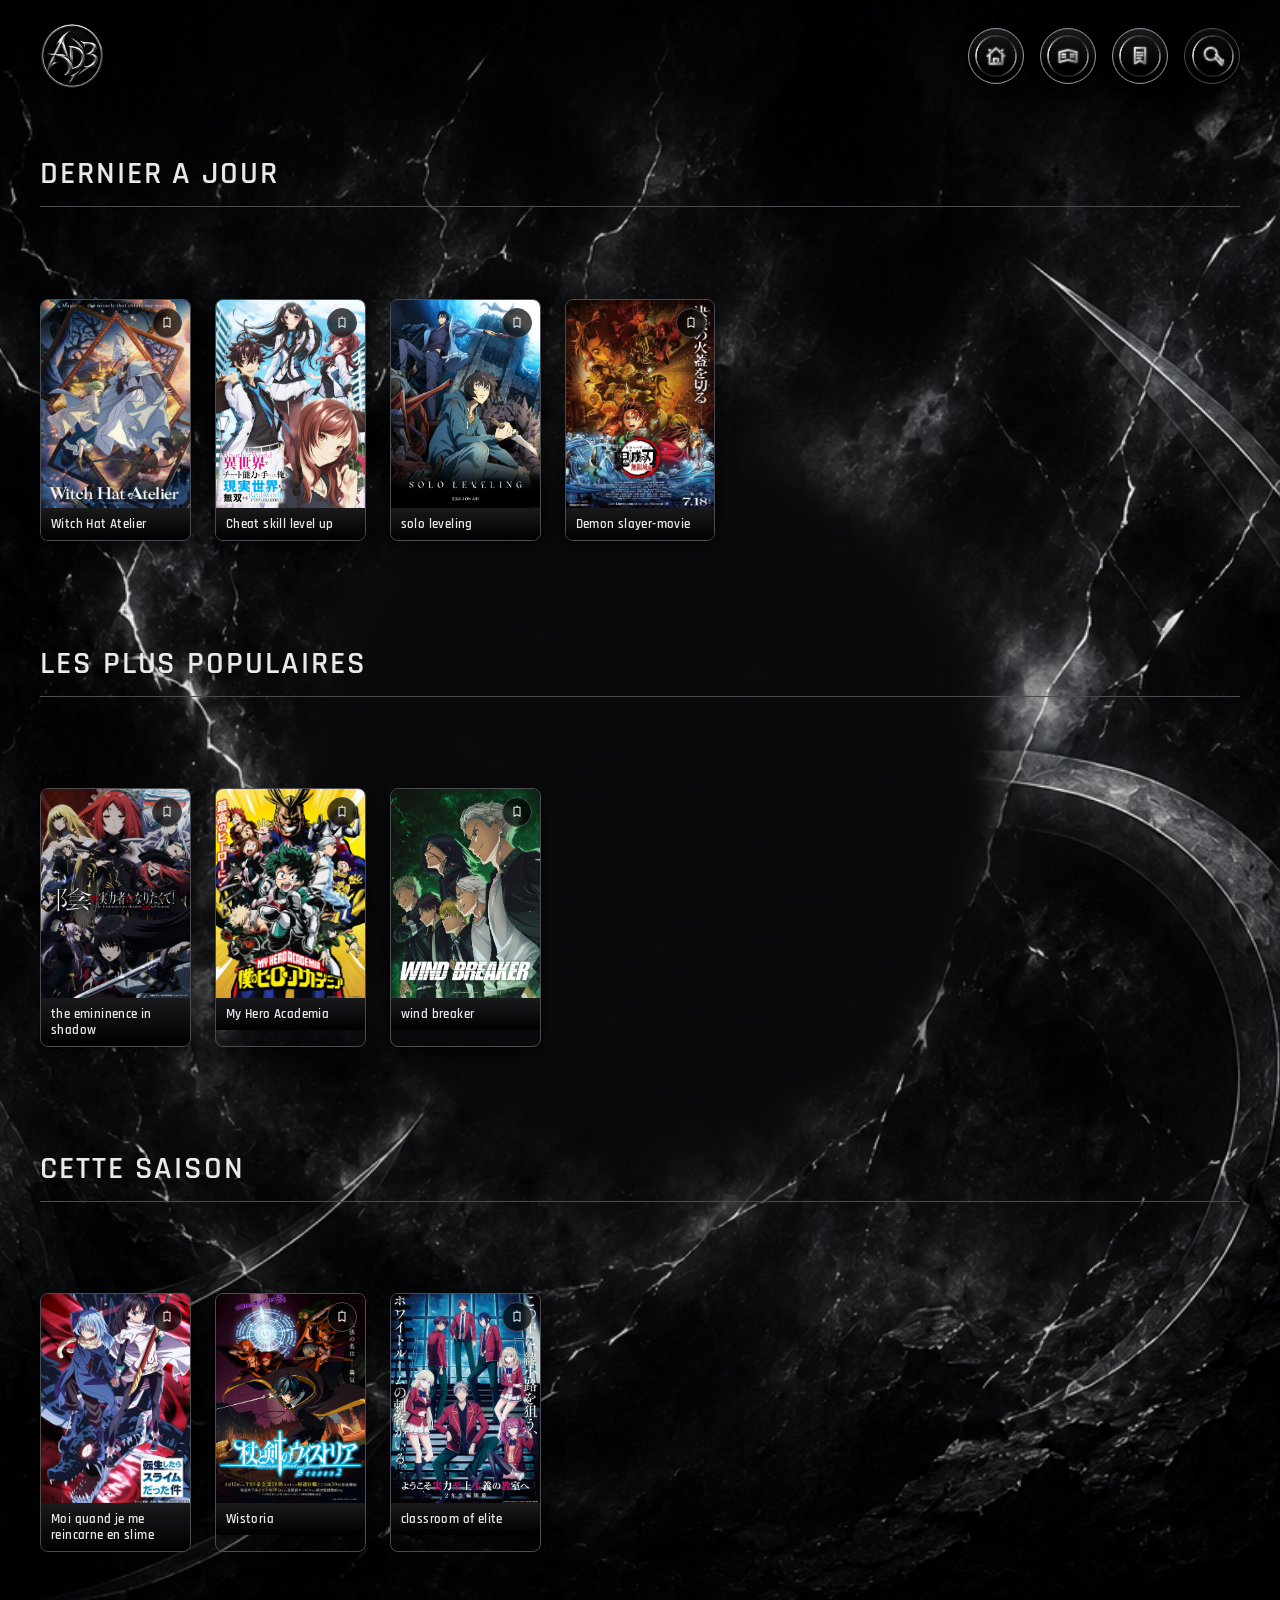
<file: index.html>
<!doctype html>
<html lang="en">
<head>
    <meta charset="utf-8">
    <title>Adbland</title>
    <link rel="stylesheet" href="style.css">
</head>

<body>
    <header class="site-header">
        <div class="logo">
            <img src="logo-ADB-cropped.png" alt="logo ADB">
        </div>

        <div class="site-header-right">
            <!-- ACCUEIL : pointe vers ta page d'accueil. Si ta home n'est pas index.html, change le href ici -->
            <a href="index.html" class="adb-icon-btn" aria-label="Accueil">
                <span class="adb-icon-ring" aria-hidden="true"></span>
                <span class="adb-icon-glyph adb-home" aria-hidden="true">
                    <svg viewBox="0 0 28 28">
                        <defs>
                            <linearGradient id="adbChromeStrokeHome" x1="0%" y1="0%" x2="100%" y2="100%">
                                <stop offset="0%" stop-color="#f2f2f4"/>
                                <stop offset="45%" stop-color="#9a9aa0"/>
                                <stop offset="55%" stop-color="#cfcfd2"/>
                                <stop offset="100%" stop-color="#6b6b70"/>
                            </linearGradient>
                        </defs>
                        <!-- toit pointu, écho au pic de la lettre A du logo -->
                        <path class="adb-stroke" d="M4 14 L14 5 L24 14"/>
                        <path class="adb-stroke" d="M14 5 L14 1.6" stroke-width="1.4"/>
                        <!-- petites épines d'accent sur le toit -->
                        <path class="adb-stroke" d="M19.3 9.3 L21.8 6.8 M8.7 9.3 L6.2 6.8" stroke-width="1.4"/>
                        <!-- murs -->
                        <path class="adb-stroke" d="M6.5 13 V23 H21.5 V13"/>
                        <!-- porte -->
                        <path class="adb-stroke" d="M11.5 23 V17 H16.5 V23"/>
                    </svg>
                </span>
            </a>

            <!-- CATALOGUE : pointe vers catalogue.html, même onglet (pas de target="_blank") -->
            <a href="catalogue.html" class="adb-icon-btn" aria-label="catalogue">
                <span class="adb-icon-ring" aria-hidden="true"></span>
                <span class="adb-icon-glyph adb-catalogue" aria-hidden="true">
                    <svg viewBox="0 0 28 28">
                        <defs>
                            <linearGradient id="adbChromeStrokeCatalogue" x1="0%" y1="0%" x2="100%" y2="100%">
                                <stop offset="0%" stop-color="#f2f2f4"/>
                                <stop offset="45%" stop-color="#9a9aa0"/>
                                <stop offset="55%" stop-color="#cfcfd2"/>
                                <stop offset="100%" stop-color="#6b6b70"/>
                            </linearGradient>
                        </defs>
                        <!-- livre ouvert, couverture en pointe comme le toit/A -->
                        <path class="adb-stroke" d="M14 7 L4 9.5 V21 L14 18.5 L24 21 V9.5 L14 7 Z"/>
                        <path class="adb-stroke" d="M14 7 V18.5"/>
                        <!-- épine d'accent sur la reliure -->
                        <path class="adb-stroke" d="M14 7 L14 3.6" stroke-width="1.4"/>
                        <path class="adb-stroke" d="M11 12.2 H7.3 M11 15.3 H7.3 M20.7 12.2 H17 M20.7 15.3 H17" stroke-width="1.4"/>
                    </svg>
                </span>
            </a>

            <!-- MA LISTE : pointe vers liste.html -->
            <a href="liste.html" class="adb-icon-btn" aria-label="Ma liste">
                <span class="adb-icon-ring" aria-hidden="true"></span>
                <span class="adb-icon-glyph adb-liste" aria-hidden="true">
                    <svg viewBox="0 0 28 28">
                        <defs>
                            <linearGradient id="adbChromeStrokeListe" x1="0%" y1="0%" x2="100%" y2="100%">
                                <stop offset="0%" stop-color="#f2f2f4"/>
                                <stop offset="45%" stop-color="#9a9aa0"/>
                                <stop offset="55%" stop-color="#cfcfd2"/>
                                <stop offset="100%" stop-color="#6b6b70"/>
                            </linearGradient>
                        </defs>
                        <!-- parchemin/liste avec pointe en haut, écho au pic du logo -->
                        <path class="adb-stroke" d="M8 4.5 H20 V22.5 L14 19.5 L8 22.5 Z"/>
                        <path class="adb-stroke" d="M14 4.5 L14 1.6" stroke-width="1.4"/>
                        <!-- lignes de la liste -->
                        <path class="adb-stroke" d="M10.8 10 H17.2 M10.8 13.3 H17.2 M10.8 16.6 H15" stroke-width="1.4"/>
                    </svg>
                </span>
            </a>

            <form class="adb-search" id="adbSearch" role="search">
                <button type="button" class="adb-search-btn" id="adbToggle" aria-label="Ouvrir la recherche" aria-expanded="false">
                    <span class="adb-icon-ring" aria-hidden="true"></span>
                    <span class="adb-glass" aria-hidden="true">
                        <svg viewBox="0 0 28 28">
                            <defs>
                                <linearGradient id="adbChromeStroke" x1="0%" y1="0%" x2="100%" y2="100%">
                                    <stop offset="0%" stop-color="#f2f2f4"/>
                                    <stop offset="45%" stop-color="#9a9aa0"/>
                                    <stop offset="55%" stop-color="#cfcfd2"/>
                                    <stop offset="100%" stop-color="#6b6b70"/>
                                </linearGradient>
                            </defs>
                            <!-- lentille -->
                            <circle class="adb-stroke" cx="11.5" cy="11.5" r="7.2"/>
                            <!-- poignée en forme de griffe, écho aux pointes du logo -->
                            <path class="adb-stroke" d="M16.7 16.7
                                                     C 18.6 18.6, 20.4 20.3, 22.2 22.1
                                                     C 23.1 23, 24.4 23.4, 25.3 22.6
                                                     C 26.1 21.8, 25.8 20.5, 24.9 19.6
                                                     C 23.1 17.8, 19.6 14.3, 17.5 12.3"/>
                            <!-- petite épine d'accent -->
                            <path class="adb-stroke" d="M21.6 21.6 L24.6 24.6 M23.4 19.8 L25.9 19.0" stroke-width="1.4"/>
                        </svg>
                    </span>
                </button>

                <input
                    class="adb-search-input"
                    id="adbInput"
                    type="text"
                    name="q"
                    placeholder="Rechercher…"
                    autocomplete="off"
                />
            </form>
        </div>
    </header>

    <!-- VIGNETTE : juste l'image, cliquable vers la fiche complète -->
  <main  class="catalogue-content">
        <h1 >dernier a jour</h1>
    
    </main>
    
    <section class="poster-grid">
    <a href="witch-hat-atelier.html" class="poster-card theme-aventure theme-fantaisie"><button type="button" class="poster-card-addlist" data-title="Witch Hat Atelier" data-poster="wicht.jpg" data-href="witch-hat-atelier.html" aria-label="Ajouter à la liste"><svg viewBox="0 0 28 28" class="poster-card-addlist-icon"><path d="M8 4.5 H20 V22.5 L14 19.5 L8 22.5 Z"/><path d="M14 4.5 L14 1.6" stroke-width="1.4"/></svg></button>
        <img src="wicht.jpg" alt="Witch Hat Atelier">
        <span class="poster-card-title">Witch Hat Atelier</span>
    </a>

    <a href="Cheat-skill-level-up.html" class="poster-card theme-isekai theme-action"><button type="button" class="poster-card-addlist" data-title="Cheat skill level up" data-poster="isekai.jpg" data-href="Cheat-skill-level-up.html" aria-label="Ajouter à la liste"><svg viewBox="0 0 28 28" class="poster-card-addlist-icon"><path d="M8 4.5 H20 V22.5 L14 19.5 L8 22.5 Z"/><path d="M14 4.5 L14 1.6" stroke-width="1.4"/></svg></button>
        <img src="isekai.jpg" alt="Cheat skill level up">
        <span class="poster-card-title">Cheat skill level up</span>
    </a>
        <a href="solo%20leveling.html" class="poster-card theme-action theme-fantaisie"><button type="button" class="poster-card-addlist" data-title="solo leveling" data-poster="sl.jpg" data-href="solo%20leveling.html" aria-label="Ajouter à la liste"><svg viewBox="0 0 28 28" class="poster-card-addlist-icon"><path d="M8 4.5 H20 V22.5 L14 19.5 L8 22.5 Z"/><path d="M14 4.5 L14 1.6" stroke-width="1.4"/></svg></button> <img src="sl.jpg" alt="solo-leveling"> 
            <span class="poster-card-title">solo leveling</span>
        </a>
        <a href="Demon%20slayer%20movie.html" class="poster-card theme-action theme-aventure"><button type="button" class="poster-card-addlist" data-title="Demon slayer-movie" data-poster="demon.jpg" data-href="Demon%20slayer%20movie.html" aria-label="Ajouter à la liste"><svg viewBox="0 0 28 28" class="poster-card-addlist-icon"><path d="M8 4.5 H20 V22.5 L14 19.5 L8 22.5 Z"/><path d="M14 4.5 L14 1.6" stroke-width="1.4"/></svg></button> <img src="demon.jpg" alt=""> <span class="poster-card-title"> Demon slayer-movie</span></a>
        
       
</section>
   
    <main class="catalogue-content">
        <h1>Les plus populaires</h1>
        
    </main>
    
    <section class="poster-grid">
        
        <a href="the%20eminence%20shadow.html" class="poster-card theme-isekai theme-comedie"><button type="button" class="poster-card-addlist" data-title="the emininence in shadow" data-poster="shadow.jpg" data-href="the%20eminence%20shadow.html" aria-label="Ajouter à la liste"><svg viewBox="0 0 28 28" class="poster-card-addlist-icon"><path d="M8 4.5 H20 V22.5 L14 19.5 L8 22.5 Z"/><path d="M14 4.5 L14 1.6" stroke-width="1.4"/></svg></button> <img src="shadow.jpg" alt="the eminence in shadow"> 
            <span class="poster-card-title">the emininence in shadow</span>
        </a>
        
        <a href="my%20hero%20academia.html" class="poster-card theme-action theme-shonen"><button type="button" class="poster-card-addlist" data-title="My Hero Academia" data-poster="mha.jpg" data-href="my%20hero%20academia.html" aria-label="Ajouter à la liste"><svg viewBox="0 0 28 28" class="poster-card-addlist-icon"><path d="M8 4.5 H20 V22.5 L14 19.5 L8 22.5 Z"/><path d="M14 4.5 L14 1.6" stroke-width="1.4"/></svg></button> <img src="mha.jpg" alt="my hero academia">
         <span class="poster-card-title">My Hero Academia</span>
        </a>
        <a href="wind%20breaker.html" class="poster-card theme-action theme-shonen"><button type="button" class="poster-card-addlist" data-title="wind breaker" data-poster="wind.jpg" data-href="wind%20breaker.html" aria-label="Ajouter à la liste"><svg viewBox="0 0 28 28" class="poster-card-addlist-icon"><path d="M8 4.5 H20 V22.5 L14 19.5 L8 22.5 Z"/><path d="M14 4.5 L14 1.6" stroke-width="1.4"/></svg></button> <img src="wind.jpg" alt=""> <span class="poster-card-title"> wind breaker</span></a>
        
    
    </section>
    
    <main class="catalogue-content">
    <h1>Cette saison</h1>
    
    </main>
    
    <section class="poster-grid">
        <a href="MQJMS.html" class="poster-card theme-isekai theme-fantaisie"><button type="button" class="poster-card-addlist" data-title="Moi quand je me reincarne en slime" data-poster="mqrs.jpg" data-href="MQJMS.html" aria-label="Ajouter à la liste"><svg viewBox="0 0 28 28" class="poster-card-addlist-icon"><path d="M8 4.5 H20 V22.5 L14 19.5 L8 22.5 Z"/><path d="M14 4.5 L14 1.6" stroke-width="1.4"/></svg></button> <img src="mqrs.jpg" alt=""> <span class="poster-card-title">Moi quand je me reincarne en slime
            </span></a>
        <a href="Wistoria.html" class="poster-card theme-isekai theme-aventure"><button type="button" class="poster-card-addlist" data-title="Wistoria" data-poster="wistoria.jpg" data-href="Wistoria.html" aria-label="Ajouter à la liste"><svg viewBox="0 0 28 28" class="poster-card-addlist-icon"><path d="M8 4.5 H20 V22.5 L14 19.5 L8 22.5 Z"/><path d="M14 4.5 L14 1.6" stroke-width="1.4"/></svg></button> <img src="wistoria.jpg" alt=""><span class="poster-card-title"> Wistoria</span></a>
        <a href="classroom%20of%20elite.html" class="poster-card theme-drame theme-shonen"><button type="button" class="poster-card-addlist" data-title="classroom of elite" data-poster="classroom.jpg" data-href="classroom%20of%20elite.html" aria-label="Ajouter à la liste"><svg viewBox="0 0 28 28" class="poster-card-addlist-icon"><path d="M8 4.5 H20 V22.5 L14 19.5 L8 22.5 Z"/><path d="M14 4.5 L14 1.6" stroke-width="1.4"/></svg></button> <img src="classroom.jpg" alt=""> <span class="poster-card-title">classroom of elite</span></a>
        
    
    </section>

    <script src="adb-catalog.js"></script>
    <script src="adb-search.js"></script>
    <script src="adb-list.js"></script>
</body>
</html>
</file>
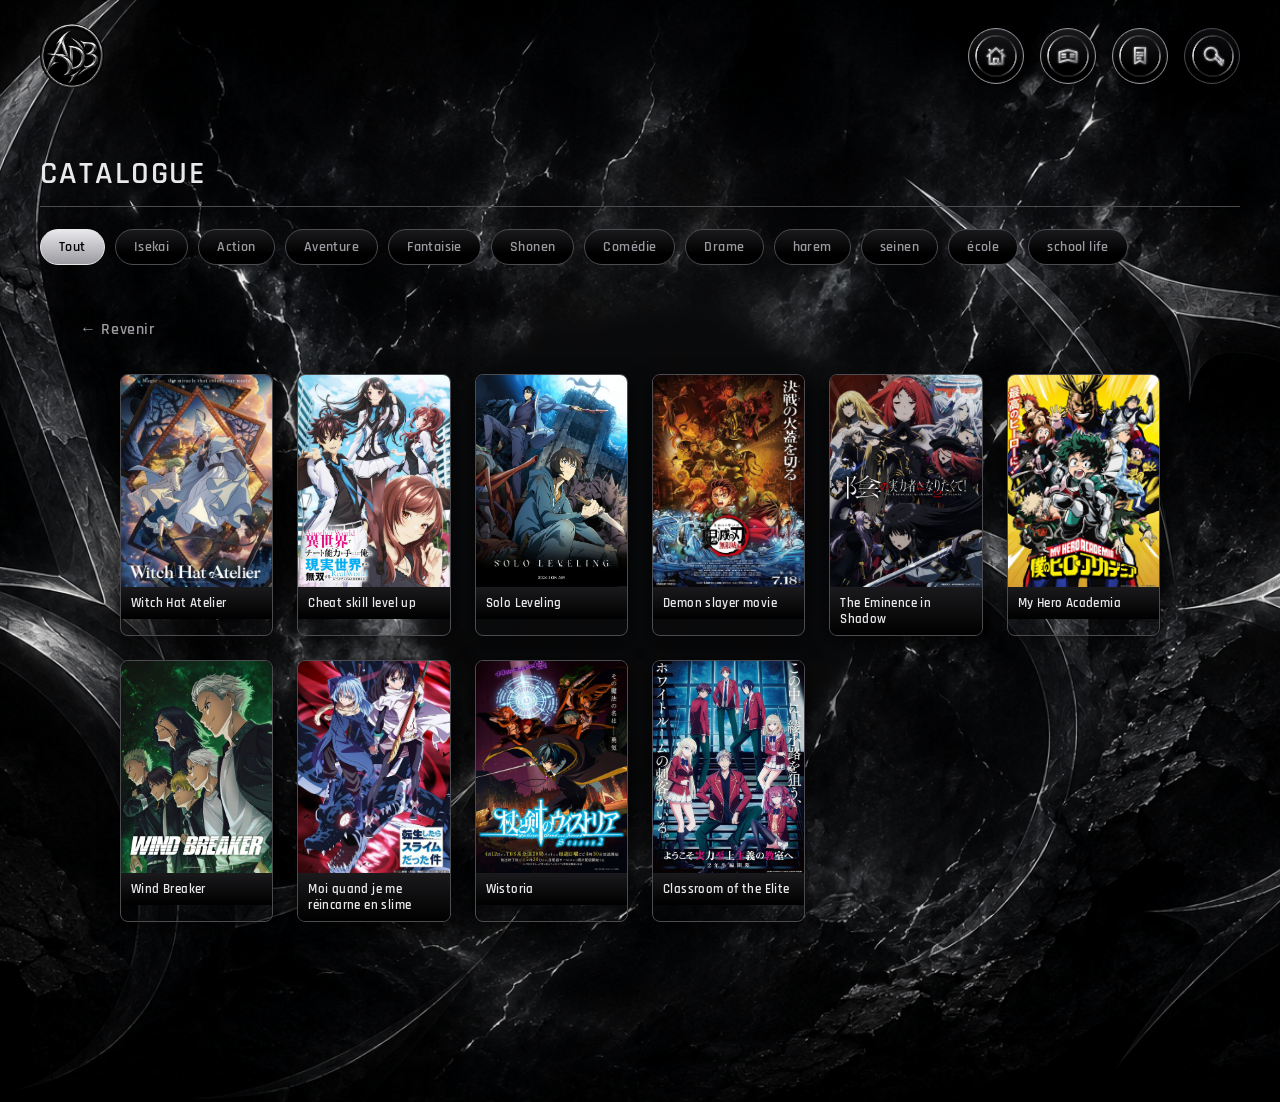
<file: catalogue.html>
<!doctype html>
<html lang="en">
<head>
    <meta charset="utf-8">
    <title>Adbland — Catalogue</title>
    <link rel="stylesheet" href="style.css">
</head>

<body>
    <header class="site-header">
        <div class="logo">
            <img src="logo-ADB-cropped.png" alt="logo ADB">
        </div>

        <div class="site-header-right">
            <a href="index.html" class="adb-icon-btn" aria-label="Accueil">
                <span class="adb-icon-ring" aria-hidden="true"></span>
                <span class="adb-icon-glyph adb-home" aria-hidden="true">
                    <svg viewBox="0 0 28 28">
                        <defs>
                            <linearGradient id="adbChromeStrokeHome" x1="0%" y1="0%" x2="100%" y2="100%">
                                <stop offset="0%" stop-color="#f2f2f4"/>
                                <stop offset="45%" stop-color="#9a9aa0"/>
                                <stop offset="55%" stop-color="#cfcfd2"/>
                                <stop offset="100%" stop-color="#6b6b70"/>
                            </linearGradient>
                        </defs>
                        <path class="adb-stroke" d="M4 14 L14 5 L24 14"/>
                        <path class="adb-stroke" d="M14 5 L14 1.6" stroke-width="1.4"/>
                        <path class="adb-stroke" d="M19.3 9.3 L21.8 6.8 M8.7 9.3 L6.2 6.8" stroke-width="1.4"/>
                        <path class="adb-stroke" d="M6.5 13 V23 H21.5 V13"/>
                        <path class="adb-stroke" d="M11.5 23 V17 H16.5 V23"/>
                    </svg>
                </span>
            </a>

            <a href="catalogue.html" class="adb-icon-btn" aria-label="Catalogue">
                <span class="adb-icon-ring" aria-hidden="true"></span>
                <span class="adb-icon-glyph adb-catalogue" aria-hidden="true">
                    <svg viewBox="0 0 28 28">
                        <defs>
                            <linearGradient id="adbChromeStrokeCatalogue" x1="0%" y1="0%" x2="100%" y2="100%">
                                <stop offset="0%" stop-color="#f2f2f4"/>
                                <stop offset="45%" stop-color="#9a9aa0"/>
                                <stop offset="55%" stop-color="#cfcfd2"/>
                                <stop offset="100%" stop-color="#6b6b70"/>
                            </linearGradient>
                        </defs>
                        <path class="adb-stroke" d="M14 7 L4 9.5 V21 L14 18.5 L24 21 V9.5 L14 7 Z"/>
                        <path class="adb-stroke" d="M14 7 V18.5"/>
                        <path class="adb-stroke" d="M14 7 L14 3.6" stroke-width="1.4"/>
                        <path class="adb-stroke" d="M11 12.2 H7.3 M11 15.3 H7.3 M20.7 12.2 H17 M20.7 15.3 H17" stroke-width="1.4"/>
                    </svg>
                </span>
            </a>

            <a href="liste.html" class="adb-icon-btn" aria-label="Ma liste">
                <span class="adb-icon-ring" aria-hidden="true"></span>
                <span class="adb-icon-glyph adb-liste" aria-hidden="true">
                    <svg viewBox="0 0 28 28">
                        <defs>
                            <linearGradient id="adbChromeStrokeListe" x1="0%" y1="0%" x2="100%" y2="100%">
                                <stop offset="0%" stop-color="#f2f2f4"/>
                                <stop offset="45%" stop-color="#9a9aa0"/>
                                <stop offset="55%" stop-color="#cfcfd2"/>
                                <stop offset="100%" stop-color="#6b6b70"/>
                            </linearGradient>
                        </defs>
                        <path class="adb-stroke" d="M8 4.5 H20 V22.5 L14 19.5 L8 22.5 Z"/>
                        <path class="adb-stroke" d="M14 4.5 L14 1.6" stroke-width="1.4"/>
                        <path class="adb-stroke" d="M10.8 10 H17.2 M10.8 13.3 H17.2 M10.8 16.6 H15" stroke-width="1.4"/>
                    </svg>
                </span>
            </a>

            <form class="adb-search" id="adbSearch" role="search">
                <button type="button" class="adb-search-btn" id="adbToggle" aria-label="Ouvrir la recherche" aria-expanded="false">
                    <span class="adb-icon-ring" aria-hidden="true"></span>
                    <span class="adb-glass" aria-hidden="true">
                        <svg viewBox="0 0 28 28">
                            <defs>
                                <linearGradient id="adbChromeStroke" x1="0%" y1="0%" x2="100%" y2="100%">
                                    <stop offset="0%" stop-color="#f2f2f4"/>
                                    <stop offset="45%" stop-color="#9a9aa0"/>
                                    <stop offset="55%" stop-color="#cfcfd2"/>
                                    <stop offset="100%" stop-color="#6b6b70"/>
                                </linearGradient>
                            </defs>
                            <circle class="adb-stroke" cx="11.5" cy="11.5" r="7.2"/>
                            <path class="adb-stroke" d="M16.7 16.7
                                                     C 18.6 18.6, 20.4 20.3, 22.2 22.1
                                                     C 23.1 23, 24.4 23.4, 25.3 22.6
                                                     C 26.1 21.8, 25.8 20.5, 24.9 19.6
                                                     C 23.1 17.8, 19.6 14.3, 17.5 12.3"/>
                            <path class="adb-stroke" d="M21.6 21.6 L24.6 24.6 M23.4 19.8 L25.9 19.0" stroke-width="1.4"/>
                        </svg>
                    </span>
                </button>

                <input
                    class="adb-search-input"
                    id="adbInput"
                    type="text"
                    name="q"
                    placeholder="Rechercher…"
                    autocomplete="off"
                />
            </form>
        </div>
    </header>

    <main class="catalogue-content">
        <h1>Catalogue</h1>

        <div class="theme-filters">
            <button class="theme-filter is-active" data-theme="tout">Tout</button>
            <button class="theme-filter" data-theme="isekai">Isekai</button>
            <button class="theme-filter" data-theme="action">Action</button>
            <button class="theme-filter" data-theme="aventure">Aventure</button>
            <button class="theme-filter" data-theme="fantaisie">Fantaisie</button>
            <button class="theme-filter" data-theme="shonen">Shonen</button>
            <button class="theme-filter" data-theme="comedie">Comédie</button>
            <button class="theme-filter" data-theme="drame">Drame</button>
            <button class="theme-filter" data-theme="harem">harem</button>
            <button class="theme-filter" data-theme="seinen">seinen</button>
            <button class="theme-filter" data-theme="école">école</button>
            <button class="theme-filter" data-theme="school life">school life</button>
        </div>

        <main class="detail-page">
            <a href="index.html" class="back-link">&larr; Revenir</a>
            
            <section class="poster-grid">
            <a href="witch-hat-atelier.html" class="poster-card theme-aventure theme-fantaisie">
                <img src="wicht.jpg" alt="Witch Hat Atelier">
                <span class="poster-card-title">Witch Hat Atelier</span>
            </a>

            <a href="Cheat-skill-level-up.html" class="poster-card theme-isekai theme-action">
                <img src="isekai.jpg" alt="Cheat skill level up">
                <span class="poster-card-title">Cheat skill level up</span>
            </a>

            <a href="solo%20leveling.html" class="poster-card theme-action theme-fantaisie">
                <img src="sl.jpg" alt="Solo Leveling">
                <span class="poster-card-title">Solo Leveling</span>
            </a>

            <a href="Demon%20slayer%20movie.html" class="poster-card theme-action theme-aventure">
                <img src="demon.jpg" alt="Demon Slayer movie">
                <span class="poster-card-title">Demon slayer movie</span>
            </a>

            <a href="the%20eminence%20shadow.html" class="poster-card theme-isekai theme-comedie theme-harem">
                <img src="shadow.jpg" alt="The Eminence in Shadow">
                <span class="poster-card-title">The Eminence in Shadow</span>
            </a>

            <a href="my%20hero%20academia.html" class="poster-card theme-action theme-shonen theme-école theme-drame">
                <img src="mha.jpg" alt="My Hero Academia">
                <span class="poster-card-title">My Hero Academia</span>
            </a>

            <a href="wind%20breaker.html" class="poster-card theme-action theme-Action theme-école">
                <img src="wind.jpg" alt="Wind Breaker">
                <span class="poster-card-title">Wind Breaker</span>
            </a>

            <a href="MQJMS.html" class="poster-card theme-isekai theme-fantaisie theme-Aventure theme-Comedie theme-Drame theme-seinen">
                <img src="mqrs.jpg" alt="Moi quand je me réincarne en slime">
                <span class="poster-card-title">Moi quand je me réincarne en slime</span>
            </a>

            <a href="Wistoria.html" class="poster-card theme-école theme-Action theme-Comedie them-drame theme-fantaisie">
                <img src="wistoria.jpg" alt="Wistoria">
                <span class="poster-card-title">Wistoria</span>
            </a>

            <a href="classroom%20of%20elite.html" class="poster-card theme-drame theme-schoollife theme-école">
                <img src="classroom.jpg" alt="Classroom of the Elite">
                <span class="poster-card-title">Classroom of the Elite</span>
            </a>
        </section>
    </main>
  <script src="adb-catalog.js"></script>
    <script src="adb-search.js"></script>
    <script src="adb-filter.js"></script>
          <script src="adb-list.js"></script>
      </main>
</body>
</html>
</file>
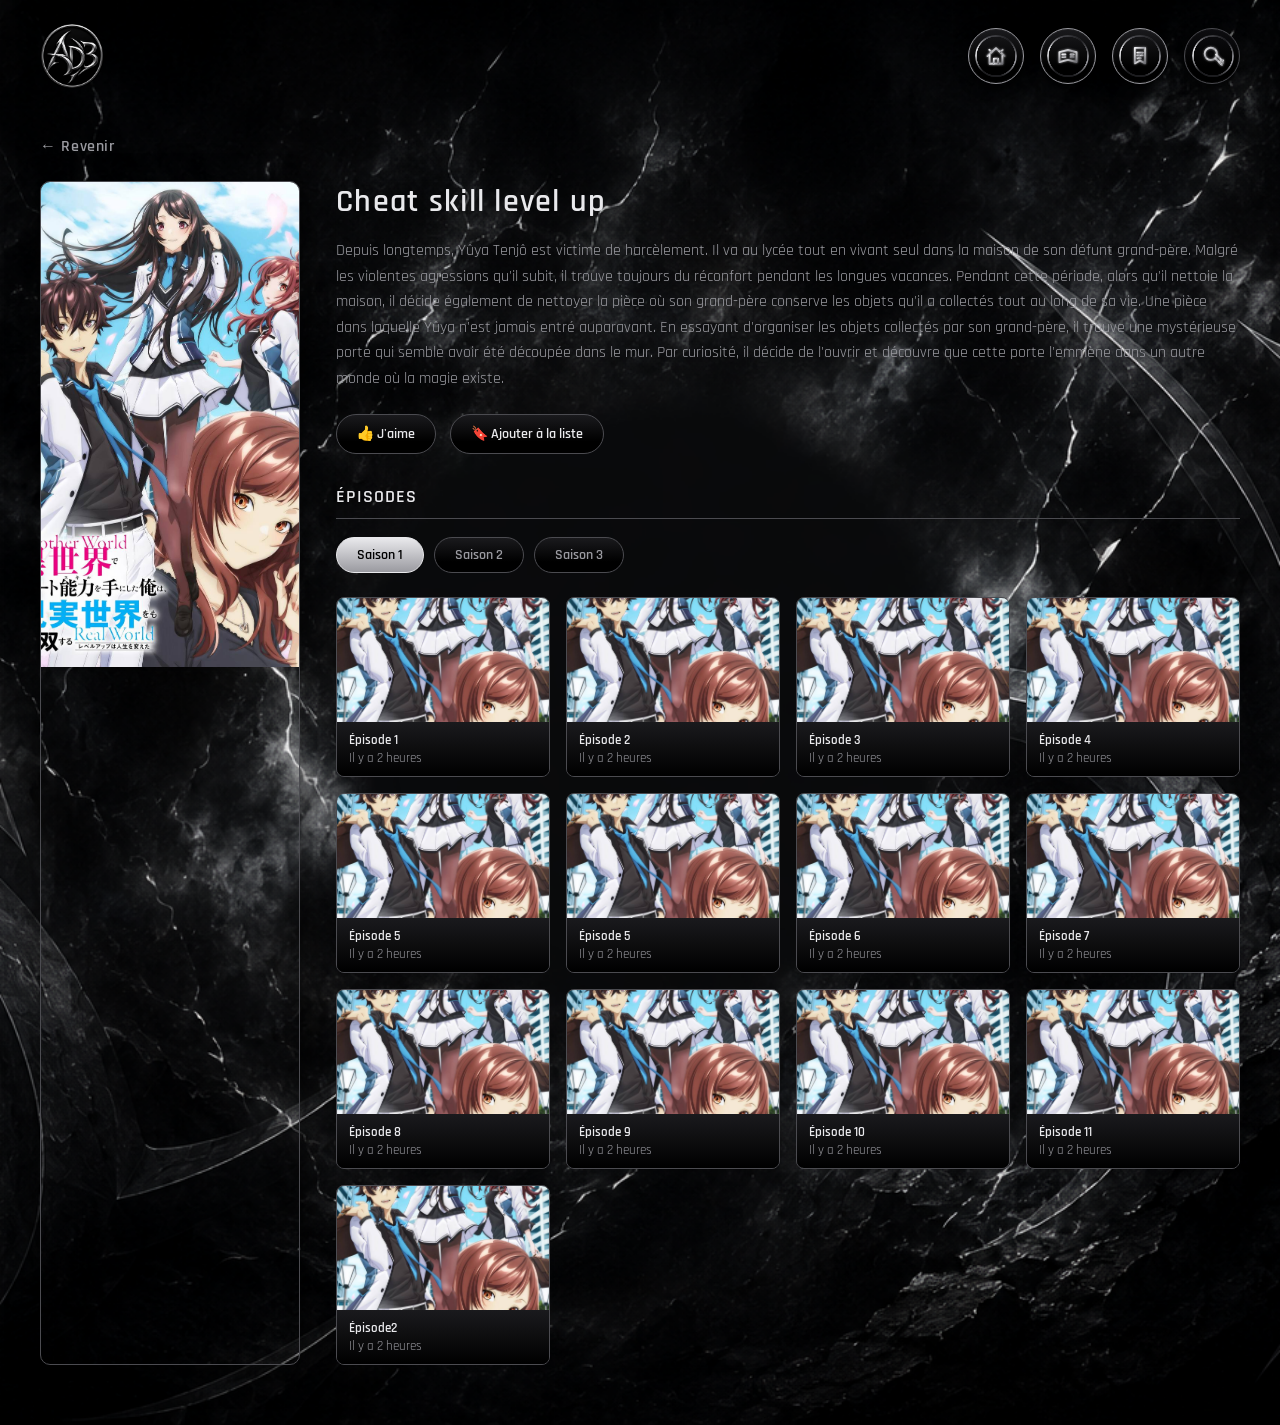
<file: Cheat-skill-level-up.html>
<!doctype html>
<html lang="en">
<head>
    <meta charset="utf-8">
    <title>isekai cheat skill level up</title>
    <link rel="stylesheet" href="style.css">
</head>

<body>
    <header class="site-header">
        <div class="logo">
            <img src="logo-ADB-cropped.png" alt="logo ADB">
        </div>

        <div class="site-header-right">
            <a href="index.html" class="adb-icon-btn" aria-label="Accueil">
                <span class="adb-icon-ring" aria-hidden="true"></span>
                <span class="adb-icon-glyph adb-home" aria-hidden="true">
                    <svg viewBox="0 0 28 28">
                        <defs>
                            <linearGradient id="adbChromeStrokeHome" x1="0%" y1="0%" x2="100%" y2="100%">
                                <stop offset="0%" stop-color="#f2f2f4"/>
                                <stop offset="45%" stop-color="#9a9aa0"/>
                                <stop offset="55%" stop-color="#cfcfd2"/>
                                <stop offset="100%" stop-color="#6b6b70"/>
                            </linearGradient>
                        </defs>
                        <path class="adb-stroke" d="M4 14 L14 5 L24 14"/>
                        <path class="adb-stroke" d="M14 5 L14 1.6" stroke-width="1.4"/>
                        <path class="adb-stroke" d="M19.3 9.3 L21.8 6.8 M8.7 9.3 L6.2 6.8" stroke-width="1.4"/>
                        <path class="adb-stroke" d="M6.5 13 V23 H21.5 V13"/>
                        <path class="adb-stroke" d="M11.5 23 V17 H16.5 V23"/>
                    </svg>
                </span>
            </a>

            <a href="catalogue.html" class="adb-icon-btn" aria-label="Catalogue">
                <span class="adb-icon-ring" aria-hidden="true"></span>
                <span class="adb-icon-glyph adb-catalogue" aria-hidden="true">
                    <svg viewBox="0 0 28 28">
                        <defs>
                            <linearGradient id="adbChromeStrokeCatalogue" x1="0%" y1="0%" x2="100%" y2="100%">
                                <stop offset="0%" stop-color="#f2f2f4"/>
                                <stop offset="45%" stop-color="#9a9aa0"/>
                                <stop offset="55%" stop-color="#cfcfd2"/>
                                <stop offset="100%" stop-color="#6b6b70"/>
                            </linearGradient>
                        </defs>
                        <path class="adb-stroke" d="M14 7 L4 9.5 V21 L14 18.5 L24 21 V9.5 L14 7 Z"/>
                        <path class="adb-stroke" d="M14 7 V18.5"/>
                        <path class="adb-stroke" d="M14 7 L14 3.6" stroke-width="1.4"/>
                        <path class="adb-stroke" d="M11 12.2 H7.3 M11 15.3 H7.3 M20.7 12.2 H17 M20.7 15.3 H17" stroke-width="1.4"/>
                    </svg>
                </span>
            </a>

            <a href="liste.html" class="adb-icon-btn" aria-label="Ma liste">
                <span class="adb-icon-ring" aria-hidden="true"></span>
                <span class="adb-icon-glyph adb-liste" aria-hidden="true">
                    <svg viewBox="0 0 28 28">
                        <defs>
                            <linearGradient id="adbChromeStrokeListe" x1="0%" y1="0%" x2="100%" y2="100%">
                                <stop offset="0%" stop-color="#f2f2f4"/>
                                <stop offset="45%" stop-color="#9a9aa0"/>
                                <stop offset="55%" stop-color="#cfcfd2"/>
                                <stop offset="100%" stop-color="#6b6b70"/>
                            </linearGradient>
                        </defs>
                        <path class="adb-stroke" d="M8 4.5 H20 V22.5 L14 19.5 L8 22.5 Z"/>
                        <path class="adb-stroke" d="M14 4.5 L14 1.6" stroke-width="1.4"/>
                        <path class="adb-stroke" d="M10.8 10 H17.2 M10.8 13.3 H17.2 M10.8 16.6 H15" stroke-width="1.4"/>
                    </svg>
                </span>
            </a>

            <form class="adb-search" id="adbSearch" role="search">
                <button type="button" class="adb-search-btn" id="adbToggle" aria-label="Ouvrir la recherche" aria-expanded="false">
                    <span class="adb-icon-ring" aria-hidden="true"></span>
                    <span class="adb-glass" aria-hidden="true">
                        <svg viewBox="0 0 28 28">
                            <defs>
                                <linearGradient id="adbChromeStroke" x1="0%" y1="0%" x2="100%" y2="100%">
                                    <stop offset="0%" stop-color="#f2f2f4"/>
                                    <stop offset="45%" stop-color="#9a9aa0"/>
                                    <stop offset="55%" stop-color="#cfcfd2"/>
                                    <stop offset="100%" stop-color="#6b6b70"/>
                                </linearGradient>
                            </defs>
                            <circle class="adb-stroke" cx="11.5" cy="11.5" r="7.2"/>
                            <path class="adb-stroke" d="M16.7 16.7
                                                     C 18.6 18.6, 20.4 20.3, 22.2 22.1
                                                     C 23.1 23, 24.4 23.4, 25.3 22.6
                                                     C 26.1 21.8, 25.8 20.5, 24.9 19.6
                                                     C 23.1 17.8, 19.6 14.3, 17.5 12.3"/>
                            <path class="adb-stroke" d="M21.6 21.6 L24.6 24.6 M23.4 19.8 L25.9 19.0" stroke-width="1.4"/>
                        </svg>
                    </span>
                </button>

                <input
                    class="adb-search-input"
                    id="adbInput"
                    type="text"
                    name="q"
                    placeholder="Rechercher…"
                    autocomplete="off"
                />
            </form>
        </div>
    </header>
    
    <main class="detail-page">
        <a href="index.html" class="back-link">&larr; Revenir</a>

        <div class="detail-layout">
            <div class="detail-poster">
              <img style="width: 320px; height: 485px; object-fit: cover;" src="isekai.jpg" alt="Cheat skill level up">
            </div>

            <div class="detail-body">
                <h1>Cheat skill level up</h1>
                <p class="description">
                    Depuis longtemps, Yûya Tenjô est victime de harcèlement. Il va au lycée tout en vivant seul dans
                    la maison de son défunt grand-père. Malgré les violentes agressions qu'il subit, il trouve toujours du réconfort pendant les longues vacances.

Pendant cette période, alors qu'il nettoie la maison, il décide également de nettoyer la pièce où son grand-père
                    conserve les objets qu'il a collectés tout au long de sa vie. Une pièce dans laquelle Yûya n'est jamais entré auparavant.

En essayant d'organiser les objets collectés par son grand-père, il trouve une mystérieuse 
                    porte qui semble avoir été découpée dans le mur. Par curiosité, il décide de l'ouvrir et découvre que cette porte l'emmène dans un autre monde où la magie existe.
                </p>

                <div class="detail-actions">
                    <button type="button" class="btn-like">👍 J'aime</button>
                    <button type="button" class="btn-addlist">🔖 Ajouter à la liste</button>
                </div>

                <h2>Épisodes</h2>

                <!-- ONGLETS SAISONS -->
                <div class="saisons-tabs">
                    <button class="saison-tab is-active" data-saison="1">Saison 1</button>
                    <button class="saison-tab" data-saison="2">Saison 2</button>
                    <button class="saison-tab" data-saison="3">Saison 3</button>
                </div>

                <!-- SAISON 1 -->
                <div class="saison-panel is-active" data-saison="1">
                    <a href="Cheat%20Skill%20Level%20Up%20Saison%201%20E01%20VF.mp4" class="episode-thumb-link">
                        <img src="isekai.jpg" alt="Épisode 1">
                        <div class="episode-thumb-meta">
                            <strong>Épisode 1</strong>
                            Il y a 2 heures
                        </div>
                    </a>
                    <a href="episode2.html" class="episode-thumb-link">
                        <img src="isekai.jpg" alt="Épisode 2">
                        <div class="episode-thumb-meta">
                            <strong>Épisode 2</strong>
                            Il y a 2 heures
                        </div>
                    </a>
                    <a href="episode3.html" class="episode-thumb-link">
                        <img src="isekai.jpg" alt="Épisode 3">
                        <div class="episode-thumb-meta">
                            <strong>Épisode 3</strong>
                            Il y a 2 heures
                        </div>
                    </a>
                     <a href="episode4.html" class="episode-thumb-link">
                        <img src="isekai.jpg" alt="Épisode 4">
                        <div class="episode-thumb-meta">
                            <strong>Épisode 4</strong>
                            Il y a 2 heures
                        </div>
                    </a>
                     <a href="episode5.html" class="episode-thumb-link">
                        <img src="isekai.jpg" alt="Épisode 5">
                        <div class="episode-thumb-meta">
                            <strong>Épisode 5</strong>
                            Il y a 2 heures
                        </div>
                    </a>
                     <a href="episode5.html" class="episode-thumb-link">
                        <img src="isekai.jpg" alt="Épisode 5">
                        <div class="episode-thumb-meta">
                            <strong>Épisode 5</strong>
                            Il y a 2 heures
                        </div>
                    </a>
                     <a href="episode6.html" class="episode-thumb-link">
                        <img src="isekai.jpg" alt="Épisode 6">
                        <div class="episode-thumb-meta">
                            <strong>Épisode 6</strong>
                            Il y a 2 heures
                        </div>
                    </a>
                     <a href="episode7.html" class="episode-thumb-link">
                        <img src="isekai.jpg" alt="Épisode 7">
                        <div class="episode-thumb-meta">
                            <strong>Épisode 7</strong>
                            Il y a 2 heures
                        </div>
                    </a>
                     <a href="episode8.html" class="episode-thumb-link">
                        <img src="isekai.jpg" alt="Épisode 8">
                        <div class="episode-thumb-meta">
                            <strong>Épisode 8</strong>
                            Il y a 2 heures
                        </div>
                    </a>
                     <a href="episode9.html" class="episode-thumb-link">
                        <img src="isekai.jpg" alt="Épisode 9">
                        <div class="episode-thumb-meta">
                            <strong>Épisode 9</strong>
                            Il y a 2 heures
                        </div>
                    </a>
                     <a href="episode10.html" class="episode-thumb-link">
                        <img src="isekai.jpg" alt="Épisode 10">
                        <div class="episode-thumb-meta">
                            <strong>Épisode 10</strong>
                            Il y a 2 heures
                        </div>
                    </a>
                     <a href="episode11.html" class="episode-thumb-link">
                        <img src="isekai.jpg" alt="Épisode 11">
                        <div class="episode-thumb-meta">
                            <strong>Épisode 11</strong>
                            Il y a 2 heures
                        </div>
                    </a>
                     <a href="episode12.html" class="episode-thumb-link">
                        <img src="isekai.jpg" alt="Épisode 12">
                        <div class="episode-thumb-meta">
                            <strong>Épisode2</strong>
                            Il y a 2 heures
                        </div>
                    </a>
                   
                </div><!-- fin saison-panel 1 -->

                <!-- SAISON 2 -->
                <div class="saison-panel" data-saison="2">
                     <p style="color:var(--chrome-2);font-family:'Rajdhani',sans-serif;">
                        Bientôt disponible.
                    </p>
                </div><!-- fin saison-panel 2 -->

               
                <div class="episode-grid">
                    
                    
                </div>
            </div>
        </div>
    </main>

    <script src="adb-search.js"></script>
     <script src="episod.js"></script>
</body>
</html>
</file>
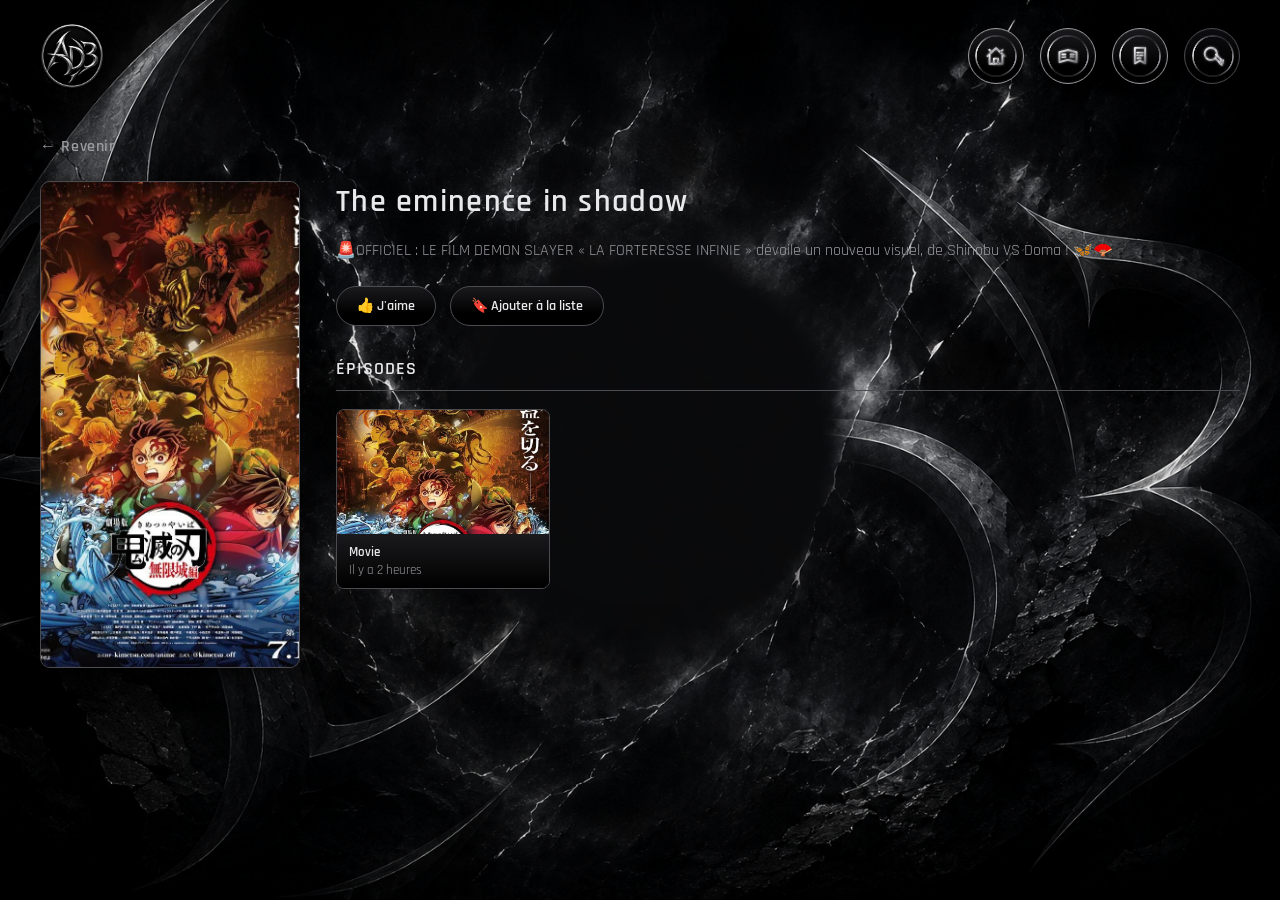
<file: Demon slayer movie.html>
<!doctype html>
<html lang="en">
    <head>
        <meta charset="utf-8" />
        <title>Adbland — Demon-slayer-movie</title>
        <link rel="stylesheet" href="style.css" />
    </head>

    <body>
        <header class="site-header">
            <div class="logo">
                <img src="logo-ADB-cropped.png" alt="logo ADB" />
            </div>

            <div class="site-header-right">
                <a href="index.html" class="adb-icon-btn" aria-label="Accueil">
                    <span class="adb-icon-ring" aria-hidden="true"></span>
                    <span class="adb-icon-glyph adb-home" aria-hidden="true">
                        <svg viewBox="0 0 28 28">
                            <defs>
                                <linearGradient id="adbChromeStrokeHome" x1="0%" y1="0%" x2="100%" y2="100%">
                                    <stop offset="0%" stop-color="#f2f2f4" />
                                    <stop offset="45%" stop-color="#9a9aa0" />
                                    <stop offset="55%" stop-color="#cfcfd2" />
                                    <stop offset="100%" stop-color="#6b6b70" />
                                </linearGradient>
                            </defs>
                            <path class="adb-stroke" d="M4 14 L14 5 L24 14" />
                            <path class="adb-stroke" d="M14 5 L14 1.6" stroke-width="1.4" />
                            <path class="adb-stroke" d="M19.3 9.3 L21.8 6.8 M8.7 9.3 L6.2 6.8" stroke-width="1.4" />
                            <path class="adb-stroke" d="M6.5 13 V23 H21.5 V13" />
                            <path class="adb-stroke" d="M11.5 23 V17 H16.5 V23" />
                        </svg>
                    </span>
                </a>

                <a href="catalogue.html" class="adb-icon-btn" aria-label="Catalogue">
                    <span class="adb-icon-ring" aria-hidden="true"></span>
                    <span class="adb-icon-glyph adb-catalogue" aria-hidden="true">
                        <svg viewBox="0 0 28 28">
                            <defs>
                                <linearGradient id="adbChromeStrokeCatalogue" x1="0%" y1="0%" x2="100%" y2="100%">
                                    <stop offset="0%" stop-color="#f2f2f4" />
                                    <stop offset="45%" stop-color="#9a9aa0" />
                                    <stop offset="55%" stop-color="#cfcfd2" />
                                    <stop offset="100%" stop-color="#6b6b70" />
                                </linearGradient>
                            </defs>
                            <path class="adb-stroke" d="M14 7 L4 9.5 V21 L14 18.5 L24 21 V9.5 L14 7 Z" />
                            <path class="adb-stroke" d="M14 7 V18.5" />
                            <path class="adb-stroke" d="M14 7 L14 3.6" stroke-width="1.4" />
                            <path
                                class="adb-stroke"
                                d="M11 12.2 H7.3 M11 15.3 H7.3 M20.7 12.2 H17 M20.7 15.3 H17"
                                stroke-width="1.4" />
                        </svg>
                    </span>
                </a>

                <a href="liste.html" class="adb-icon-btn" aria-label="Ma liste">
                    <span class="adb-icon-ring" aria-hidden="true"></span>
                    <span class="adb-icon-glyph adb-liste" aria-hidden="true">
                        <svg viewBox="0 0 28 28">
                            <defs>
                                <linearGradient id="adbChromeStrokeListe" x1="0%" y1="0%" x2="100%" y2="100%">
                                    <stop offset="0%" stop-color="#f2f2f4" />
                                    <stop offset="45%" stop-color="#9a9aa0" />
                                    <stop offset="55%" stop-color="#cfcfd2" />
                                    <stop offset="100%" stop-color="#6b6b70" />
                                </linearGradient>
                            </defs>
                            <path class="adb-stroke" d="M8 4.5 H20 V22.5 L14 19.5 L8 22.5 Z" />
                            <path class="adb-stroke" d="M14 4.5 L14 1.6" stroke-width="1.4" />
                            <path
                                class="adb-stroke"
                                d="M10.8 10 H17.2 M10.8 13.3 H17.2 M10.8 16.6 H15"
                                stroke-width="1.4" />
                        </svg>
                    </span>
                </a>

                <form class="adb-search" id="adbSearch" role="search">
                    <button
                        type="button"
                        class="adb-search-btn"
                        id="adbToggle"
                        aria-label="Ouvrir la recherche"
                        aria-expanded="false">
                        <span class="adb-icon-ring" aria-hidden="true"></span>
                        <span class="adb-glass" aria-hidden="true">
                            <svg viewBox="0 0 28 28">
                                <defs>
                                    <linearGradient id="adbChromeStroke" x1="0%" y1="0%" x2="100%" y2="100%">
                                        <stop offset="0%" stop-color="#f2f2f4" />
                                        <stop offset="45%" stop-color="#9a9aa0" />
                                        <stop offset="55%" stop-color="#cfcfd2" />
                                        <stop offset="100%" stop-color="#6b6b70" />
                                    </linearGradient>
                                </defs>
                                <circle class="adb-stroke" cx="11.5" cy="11.5" r="7.2" />
                                <path
                                    class="adb-stroke"
                                    d="M16.7 16.7
                                                     C 18.6 18.6, 20.4 20.3, 22.2 22.1
                                                     C 23.1 23, 24.4 23.4, 25.3 22.6
                                                     C 26.1 21.8, 25.8 20.5, 24.9 19.6
                                                     C 23.1 17.8, 19.6 14.3, 17.5 12.3" />
                                <path
                                    class="adb-stroke"
                                    d="M21.6 21.6 L24.6 24.6 M23.4 19.8 L25.9 19.0"
                                    stroke-width="1.4" />
                            </svg>
                        </span>
                    </button>

                    <input
                        class="adb-search-input"
                        id="adbInput"
                        type="text"
                        name="q"
                        placeholder="Rechercher…"
                        autocomplete="off" />
                </form>
            </div>
        </header>

        <main class="detail-page">
            <a href="index.html" class="back-link">&larr; Revenir</a>

            <div class="detail-layout">
                <div class="detail-poster">
                    <img
                        style="width: 320px; height: 485px; object-fit: cover"
                        src="demon.jpg"
                        alt="Witch Hat Atelier" />
                </div>

                <div class="detail-body">
                    <h1>The eminence in shadow</h1>
                    <p class="description">
                      🚨OFFICIEL : LE FILM DEMON SLAYER « LA FORTERESSE INFINIE » dévoile un nouveau visuel, de Shinobu VS Doma ! 🦋🪭
                    <div class="detail-actions">
                        <button type="button" class="btn-like">👍 J'aime</button>
                        <button type="button" class="btn-addlist">🔖 Ajouter à la liste</button>
                    </div>

                    <h2>Épisodes</h2>
                    <div class="episode-grid">
                        <a href="atelier%20(1).mkv" class="episode-thumb-link">
                            <img src="demon.jpg" alt="Épisode 1" />
                            <div class="episode-thumb-meta">
                                <strong>Movie</strong>
                                Il y a 2 heures
                            </div>
                        </a>
                        
                        <a href=""></a>
                    </div>
                </div>
            </div>
        </main>

        
        <script src="adb-catalog.js"></script>
        <script src="adb-search.js"></script>
        <script src="adb-list.js"></script>
    </body>
</html>
</file>
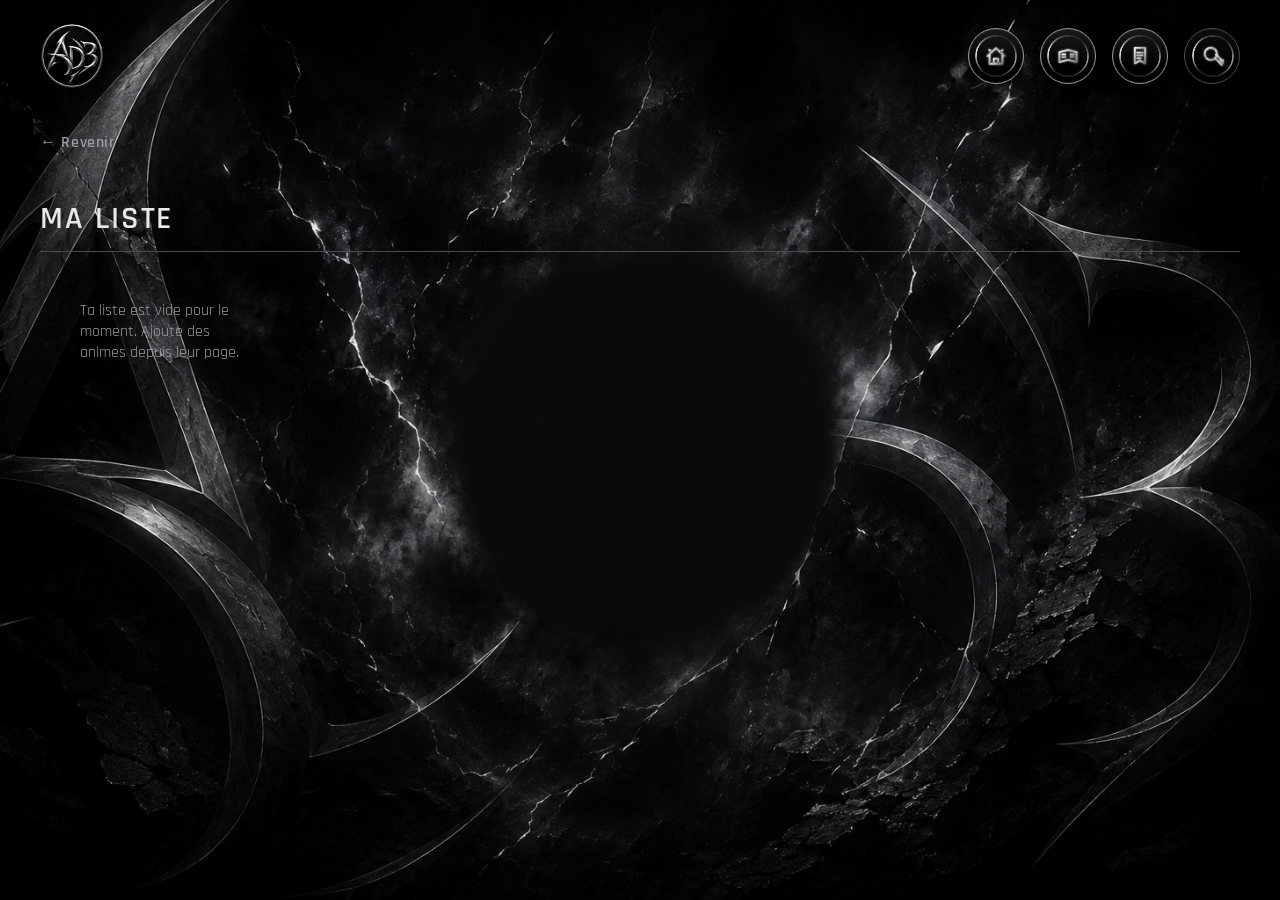
<file: liste.html>
<!doctype html>
<html lang="en">
<head>
    <meta charset="utf-8">
    <title>Adbland — Ma liste</title>
    <link rel="stylesheet" href="style.css">
</head>

<body>
    <header class="site-header">
        <div class="logo">
            <img src="logo-ADB-cropped.png" alt="logo ADB">
        </div>

        <div class="site-header-right">
            <a href="index.html" class="adb-icon-btn" aria-label="Accueil">
                <span class="adb-icon-ring" aria-hidden="true"></span>
                <span class="adb-icon-glyph adb-home" aria-hidden="true">
                    <svg viewBox="0 0 28 28">
                        <defs>
                            <linearGradient id="adbChromeStrokeHome" x1="0%" y1="0%" x2="100%" y2="100%">
                                <stop offset="0%" stop-color="#f2f2f4"/>
                                <stop offset="45%" stop-color="#9a9aa0"/>
                                <stop offset="55%" stop-color="#cfcfd2"/>
                                <stop offset="100%" stop-color="#6b6b70"/>
                            </linearGradient>
                        </defs>
                        <path class="adb-stroke" d="M4 14 L14 5 L24 14"/>
                        <path class="adb-stroke" d="M14 5 L14 1.6" stroke-width="1.4"/>
                        <path class="adb-stroke" d="M19.3 9.3 L21.8 6.8 M8.7 9.3 L6.2 6.8" stroke-width="1.4"/>
                        <path class="adb-stroke" d="M6.5 13 V23 H21.5 V13"/>
                        <path class="adb-stroke" d="M11.5 23 V17 H16.5 V23"/>
                    </svg>
                </span>
            </a>

            <a href="catalogue.html" class="adb-icon-btn" aria-label="Catalogue">
                <span class="adb-icon-ring" aria-hidden="true"></span>
                <span class="adb-icon-glyph adb-catalogue" aria-hidden="true">
                    <svg viewBox="0 0 28 28">
                        <defs>
                            <linearGradient id="adbChromeStrokeCatalogue" x1="0%" y1="0%" x2="100%" y2="100%">
                                <stop offset="0%" stop-color="#f2f2f4"/>
                                <stop offset="45%" stop-color="#9a9aa0"/>
                                <stop offset="55%" stop-color="#cfcfd2"/>
                                <stop offset="100%" stop-color="#6b6b70"/>
                            </linearGradient>
                        </defs>
                        <path class="adb-stroke" d="M14 7 L4 9.5 V21 L14 18.5 L24 21 V9.5 L14 7 Z"/>
                        <path class="adb-stroke" d="M14 7 V18.5"/>
                        <path class="adb-stroke" d="M14 7 L14 3.6" stroke-width="1.4"/>
                        <path class="adb-stroke" d="M11 12.2 H7.3 M11 15.3 H7.3 M20.7 12.2 H17 M20.7 15.3 H17" stroke-width="1.4"/>
                    </svg>
                </span>
            </a>

            <a href="liste.html" class="adb-icon-btn" aria-label="Ma liste">
                <span class="adb-icon-ring" aria-hidden="true"></span>
                <span class="adb-icon-glyph adb-liste" aria-hidden="true">
                    <svg viewBox="0 0 28 28">
                        <defs>
                            <linearGradient id="adbChromeStrokeListe" x1="0%" y1="0%" x2="100%" y2="100%">
                                <stop offset="0%" stop-color="#f2f2f4"/>
                                <stop offset="45%" stop-color="#9a9aa0"/>
                                <stop offset="55%" stop-color="#cfcfd2"/>
                                <stop offset="100%" stop-color="#6b6b70"/>
                            </linearGradient>
                        </defs>
                        <path class="adb-stroke" d="M8 4.5 H20 V22.5 L14 19.5 L8 22.5 Z"/>
                        <path class="adb-stroke" d="M14 4.5 L14 1.6" stroke-width="1.4"/>
                        <path class="adb-stroke" d="M10.8 10 H17.2 M10.8 13.3 H17.2 M10.8 16.6 H15" stroke-width="1.4"/>
                    </svg>
                </span>
            </a>

            <form class="adb-search" id="adbSearch" role="search">
                <button type="button" class="adb-search-btn" id="adbToggle" aria-label="Ouvrir la recherche" aria-expanded="false">
                    <span class="adb-icon-ring" aria-hidden="true"></span>
                    <span class="adb-glass" aria-hidden="true">
                        <svg viewBox="0 0 28 28">
                            <defs>
                                <linearGradient id="adbChromeStroke" x1="0%" y1="0%" x2="100%" y2="100%">
                                    <stop offset="0%" stop-color="#f2f2f4"/>
                                    <stop offset="45%" stop-color="#9a9aa0"/>
                                    <stop offset="55%" stop-color="#cfcfd2"/>
                                    <stop offset="100%" stop-color="#6b6b70"/>
                                </linearGradient>
                            </defs>
                            <circle class="adb-stroke" cx="11.5" cy="11.5" r="7.2"/>
                            <path class="adb-stroke" d="M16.7 16.7
                                                     C 18.6 18.6, 20.4 20.3, 22.2 22.1
                                                     C 23.1 23, 24.4 23.4, 25.3 22.6
                                                     C 26.1 21.8, 25.8 20.5, 24.9 19.6
                                                     C 23.1 17.8, 19.6 14.3, 17.5 12.3"/>
                            <path class="adb-stroke" d="M21.6 21.6 L24.6 24.6 M23.4 19.8 L25.9 19.0" stroke-width="1.4"/>
                        </svg>
                    </span>
                </button>

                <input
                    class="adb-search-input"
                    id="adbInput"
                    type="text"
                    name="q"
                    placeholder="Rechercher…"
                    autocomplete="off"
                />
            </form>
        </div>
    </header>

    <main class="catalogue-content">
        <a href="index.html" class="back-link">&larr; Revenir </a>
        <h1>Ma liste</h1>
        <section class="poster-grid" id="myListGrid">
            <!-- rempli automatiquement par adb-list.js -->
        </section>
    </main>

    <script src="adb-catalog.js"></script>
    <script src="adb-search.js"></script>
    <script src="adb-list.js"></script>
</body>
</html>
</file>
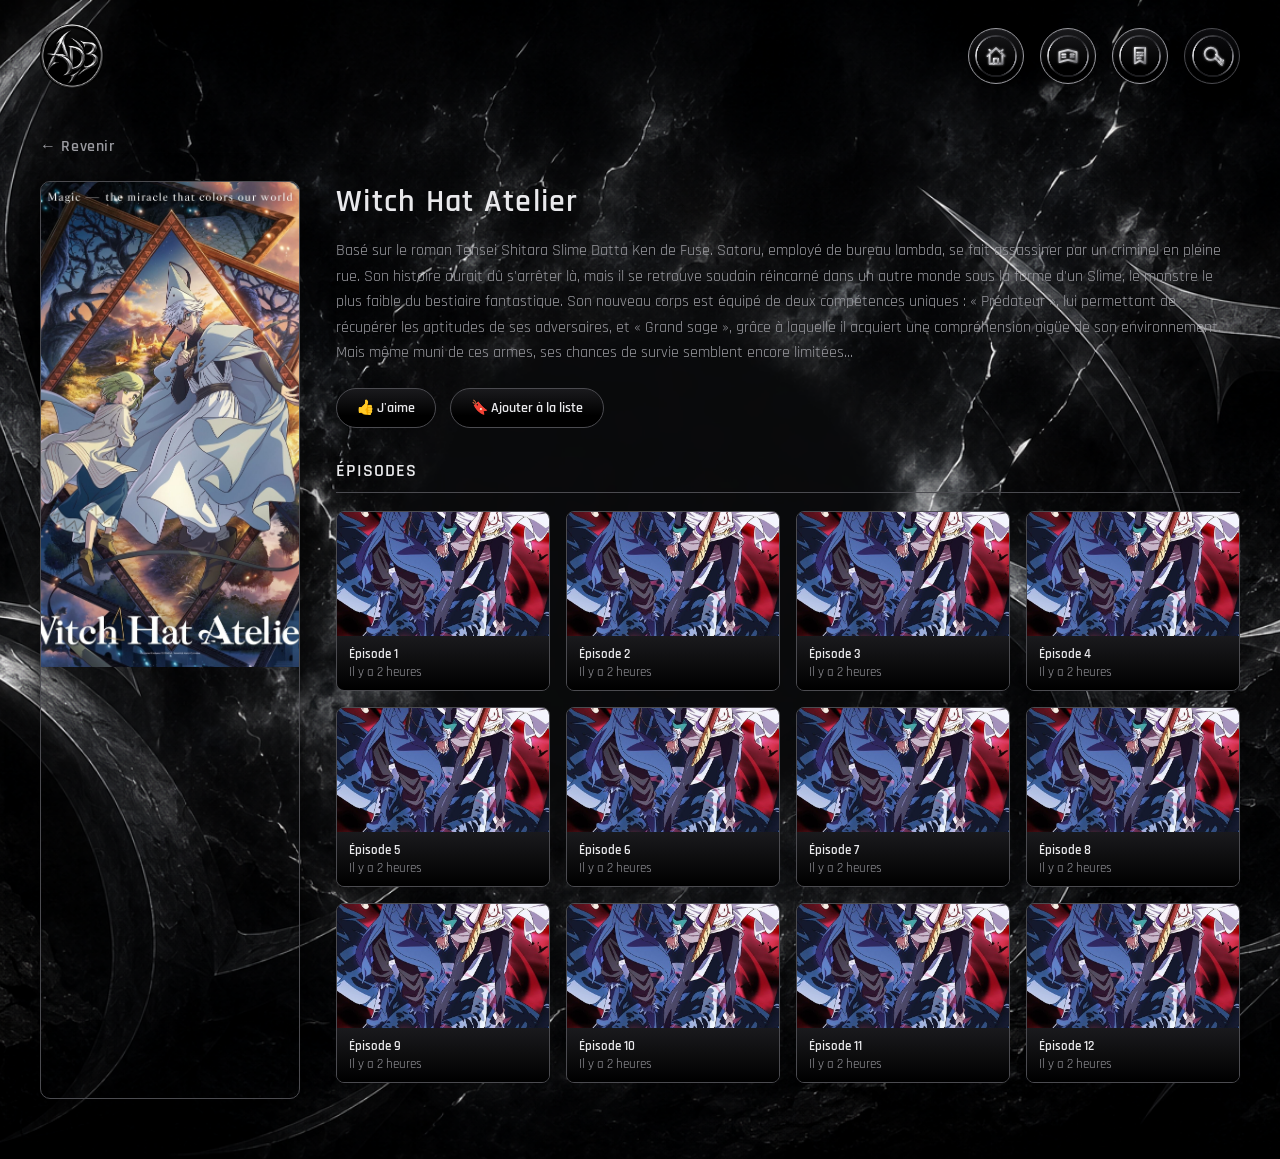
<file: MQJMS.html>
<!doctype html>
<html lang="en">
    <head>
        <meta charset="utf-8" />
        <title>Adbland — moi quan je me reincarne en slime</title>
        <link rel="stylesheet" href="style.css" />
    </head>

    <body>
        <header class="site-header">
            <div class="logo">
                <img src="logo-ADB-cropped.png" alt="logo ADB" />
            </div>

            <div class="site-header-right">
                <a href="index.html" class="adb-icon-btn" aria-label="Accueil">
                    <span class="adb-icon-ring" aria-hidden="true"></span>
                    <span class="adb-icon-glyph adb-home" aria-hidden="true">
                        <svg viewBox="0 0 28 28">
                            <defs>
                                <linearGradient id="adbChromeStrokeHome" x1="0%" y1="0%" x2="100%" y2="100%">
                                    <stop offset="0%" stop-color="#f2f2f4" />
                                    <stop offset="45%" stop-color="#9a9aa0" />
                                    <stop offset="55%" stop-color="#cfcfd2" />
                                    <stop offset="100%" stop-color="#6b6b70" />
                                </linearGradient>
                            </defs>
                            <path class="adb-stroke" d="M4 14 L14 5 L24 14" />
                            <path class="adb-stroke" d="M14 5 L14 1.6" stroke-width="1.4" />
                            <path class="adb-stroke" d="M19.3 9.3 L21.8 6.8 M8.7 9.3 L6.2 6.8" stroke-width="1.4" />
                            <path class="adb-stroke" d="M6.5 13 V23 H21.5 V13" />
                            <path class="adb-stroke" d="M11.5 23 V17 H16.5 V23" />
                        </svg>
                    </span>
                </a>

                <a href="catalogue.html" class="adb-icon-btn" aria-label="Catalogue">
                    <span class="adb-icon-ring" aria-hidden="true"></span>
                    <span class="adb-icon-glyph adb-catalogue" aria-hidden="true">
                        <svg viewBox="0 0 28 28">
                            <defs>
                                <linearGradient id="adbChromeStrokeCatalogue" x1="0%" y1="0%" x2="100%" y2="100%">
                                    <stop offset="0%" stop-color="#f2f2f4" />
                                    <stop offset="45%" stop-color="#9a9aa0" />
                                    <stop offset="55%" stop-color="#cfcfd2" />
                                    <stop offset="100%" stop-color="#6b6b70" />
                                </linearGradient>
                            </defs>
                            <path class="adb-stroke" d="M14 7 L4 9.5 V21 L14 18.5 L24 21 V9.5 L14 7 Z" />
                            <path class="adb-stroke" d="M14 7 V18.5" />
                            <path class="adb-stroke" d="M14 7 L14 3.6" stroke-width="1.4" />
                            <path
                                class="adb-stroke"
                                d="M11 12.2 H7.3 M11 15.3 H7.3 M20.7 12.2 H17 M20.7 15.3 H17"
                                stroke-width="1.4" />
                        </svg>
                    </span>
                </a>

                <a href="liste.html" class="adb-icon-btn" aria-label="Ma liste">
                    <span class="adb-icon-ring" aria-hidden="true"></span>
                    <span class="adb-icon-glyph adb-liste" aria-hidden="true">
                        <svg viewBox="0 0 28 28">
                            <defs>
                                <linearGradient id="adbChromeStrokeListe" x1="0%" y1="0%" x2="100%" y2="100%">
                                    <stop offset="0%" stop-color="#f2f2f4" />
                                    <stop offset="45%" stop-color="#9a9aa0" />
                                    <stop offset="55%" stop-color="#cfcfd2" />
                                    <stop offset="100%" stop-color="#6b6b70" />
                                </linearGradient>
                            </defs>
                            <path class="adb-stroke" d="M8 4.5 H20 V22.5 L14 19.5 L8 22.5 Z" />
                            <path class="adb-stroke" d="M14 4.5 L14 1.6" stroke-width="1.4" />
                            <path
                                class="adb-stroke"
                                d="M10.8 10 H17.2 M10.8 13.3 H17.2 M10.8 16.6 H15"
                                stroke-width="1.4" />
                        </svg>
                    </span>
                </a>

                <form class="adb-search" id="adbSearch" role="search">
                    <button
                        type="button"
                        class="adb-search-btn"
                        id="adbToggle"
                        aria-label="Ouvrir la recherche"
                        aria-expanded="false">
                        <span class="adb-icon-ring" aria-hidden="true"></span>
                        <span class="adb-glass" aria-hidden="true">
                            <svg viewBox="0 0 28 28">
                                <defs>
                                    <linearGradient id="adbChromeStroke" x1="0%" y1="0%" x2="100%" y2="100%">
                                        <stop offset="0%" stop-color="#f2f2f4" />
                                        <stop offset="45%" stop-color="#9a9aa0" />
                                        <stop offset="55%" stop-color="#cfcfd2" />
                                        <stop offset="100%" stop-color="#6b6b70" />
                                    </linearGradient>
                                </defs>
                                <circle class="adb-stroke" cx="11.5" cy="11.5" r="7.2" />
                                <path
                                    class="adb-stroke"
                                    d="M16.7 16.7
                                                     C 18.6 18.6, 20.4 20.3, 22.2 22.1
                                                     C 23.1 23, 24.4 23.4, 25.3 22.6
                                                     C 26.1 21.8, 25.8 20.5, 24.9 19.6
                                                     C 23.1 17.8, 19.6 14.3, 17.5 12.3" />
                                <path
                                    class="adb-stroke"
                                    d="M21.6 21.6 L24.6 24.6 M23.4 19.8 L25.9 19.0"
                                    stroke-width="1.4" />
                            </svg>
                        </span>
                    </button>

                    <input
                        class="adb-search-input"
                        id="adbInput"
                        type="text"
                        name="q"
                        placeholder="Rechercher…"
                        autocomplete="off" />
                </form>
            </div>
        </header>

        <main class="detail-page">
            <a href="index.html" class="back-link">&larr; Revenir</a>

            <div class="detail-layout">
                <div class="detail-poster">
                    <img
                        style="width: 320px; height: 485px; object-fit: cover"
                        src="wicht.jpg"
                        alt="Witch Hat Atelier" />
                </div>

                <div class="detail-body">
                    <h1>Witch Hat Atelier</h1>
                    <p class="description">
                      Basé sur le roman Tensei Shitara Slime Datta Ken de Fuse.

Satoru, employé de bureau lambda, se fait assassiner par un criminel en pleine rue. Son histoire aurait dû s'arrêter là, mais il se retrouve soudain réincarné dans un autre monde sous la forme d'un Slime, le monstre le plus faible du bestiaire fantastique.

Son nouveau corps est équipé de deux compétences uniques : « Prédateur », lui permettant de récupérer les aptitudes de ses adversaires, et « Grand sage », grâce à laquelle il acquiert une compréhension aigüe de son environnement. Mais même muni de ces armes, ses chances de survie semblent encore limitées...
                    </p>

                    <div class="detail-actions">
                        <button type="button" class="btn-like">👍 J'aime</button>
                        <button type="button" class="btn-addlist">🔖 Ajouter à la liste</button>
                    </div>

                    <h2>Épisodes</h2>
                    <div class="episode-grid">
                        <a href="atelier%20(1).mkv" class="episode-thumb-link">
                            <img src="mqrs.jpg" alt="Épisode 1" />
                            <div class="episode-thumb-meta">
                                <strong>Épisode 1</strong>
                                Il y a 2 heures
                            </div>
                        </a>
                        <a href="episode2.html" class="episode-thumb-link">
                            <img src="mqrs.jpg" alt="Épisode 2" />
                            <div class="episode-thumb-meta">
                                <strong>Épisode 2</strong>
                                Il y a 2 heures
                            </div>
                        </a>
                        <a href="episode3.html" class="episode-thumb-link">
                            <img src="mqrs.jpg" alt="Épisode 3" />
                            <div class="episode-thumb-meta">
                                <strong>Épisode 3</strong>
                                Il y a 2 heures
                            </div>
                        </a>
                        <a href="episode4.html" class="episode-thumb-link">
                            <img src="mqrs.jpg" alt="Épisode 4" />
                            <div class="episode-thumb-meta">
                                <strong>Épisode 4</strong>
                                Il y a 2 heures
                            </div>
                        </a>
                        <a href="episode5.html" class="episode-thumb-link">
                            <img src="mqrs.jpg" alt="Épisode 5" />
                            <div class="episode-thumb-meta">
                                <strong>Épisode 5</strong>
                                Il y a 2 heures
                            </div>
                        </a>
                        <a href="episode6.html" class="episode-thumb-link">
                            <img src="mqrs.jpg" alt="Épisode 6" />
                            <div class="episode-thumb-meta">
                                <strong>Épisode 6</strong>
                                Il y a 2 heures
                            </div>
                        </a>
                        <a href="episode7.html" class="episode-thumb-link">
                            <img src="mqrs.jpg" alt="Épisode 7" />
                            <div class="episode-thumb-meta">
                                <strong>Épisode 7</strong>
                                Il y a 2 heures
                            </div>
                        </a>
                        <a href="episode8.html" class="episode-thumb-link">
                            <img src="mqrs.jpg" alt="Épisode 8" />
                            <div class="episode-thumb-meta">
                                <strong>Épisode 8</strong>
                                Il y a 2 heures
                            </div>
                        </a>
                        <a href="wicht%20atelier%209.mkv" class="episode-thumb-link">
                            <img src="mqrs.jpg" alt="Épisode 9" />
                            <div class="episode-thumb-meta">
                                <strong>Épisode 9</strong>
                                Il y a 2 heures
                            </div>
                        </a>
                        <a href="10.mkv" class="episode-thumb-link">
                            <img src="mqrs.jpg" alt="Épisode 10" />
                            <div class="episode-thumb-meta">
                                <strong>Épisode 10</strong>
                                Il y a 2 heures
                            </div>
                        </a>
                        <a href="11.mkv" class="episode-thumb-link">
                            <img src="mqrs.jpg" alt="Épisode 11" />
                            <div class="episode-thumb-meta">
                                <strong>Épisode 11</strong>
                                Il y a 2 heures
                            </div>
                        </a>
                        <a href="atelier.mkv" class="episode-thumb-link">
                            <img src="mqrs.jpg" alt="Épisode 12" />
                            <div class="episode-thumb-meta">
                                <strong>Épisode 12</strong>
                                Il y a 2 heures
                            </div>
                        </a>
                        <a href=""></a>
                    </div>
                </div>
            </div>
        </main>

      
        <script src="adb-catalog.js"></script>
        <script src="adb-search.js"></script>
        <script src="adb-list.js"></script>
    </body>
</html>
</file>
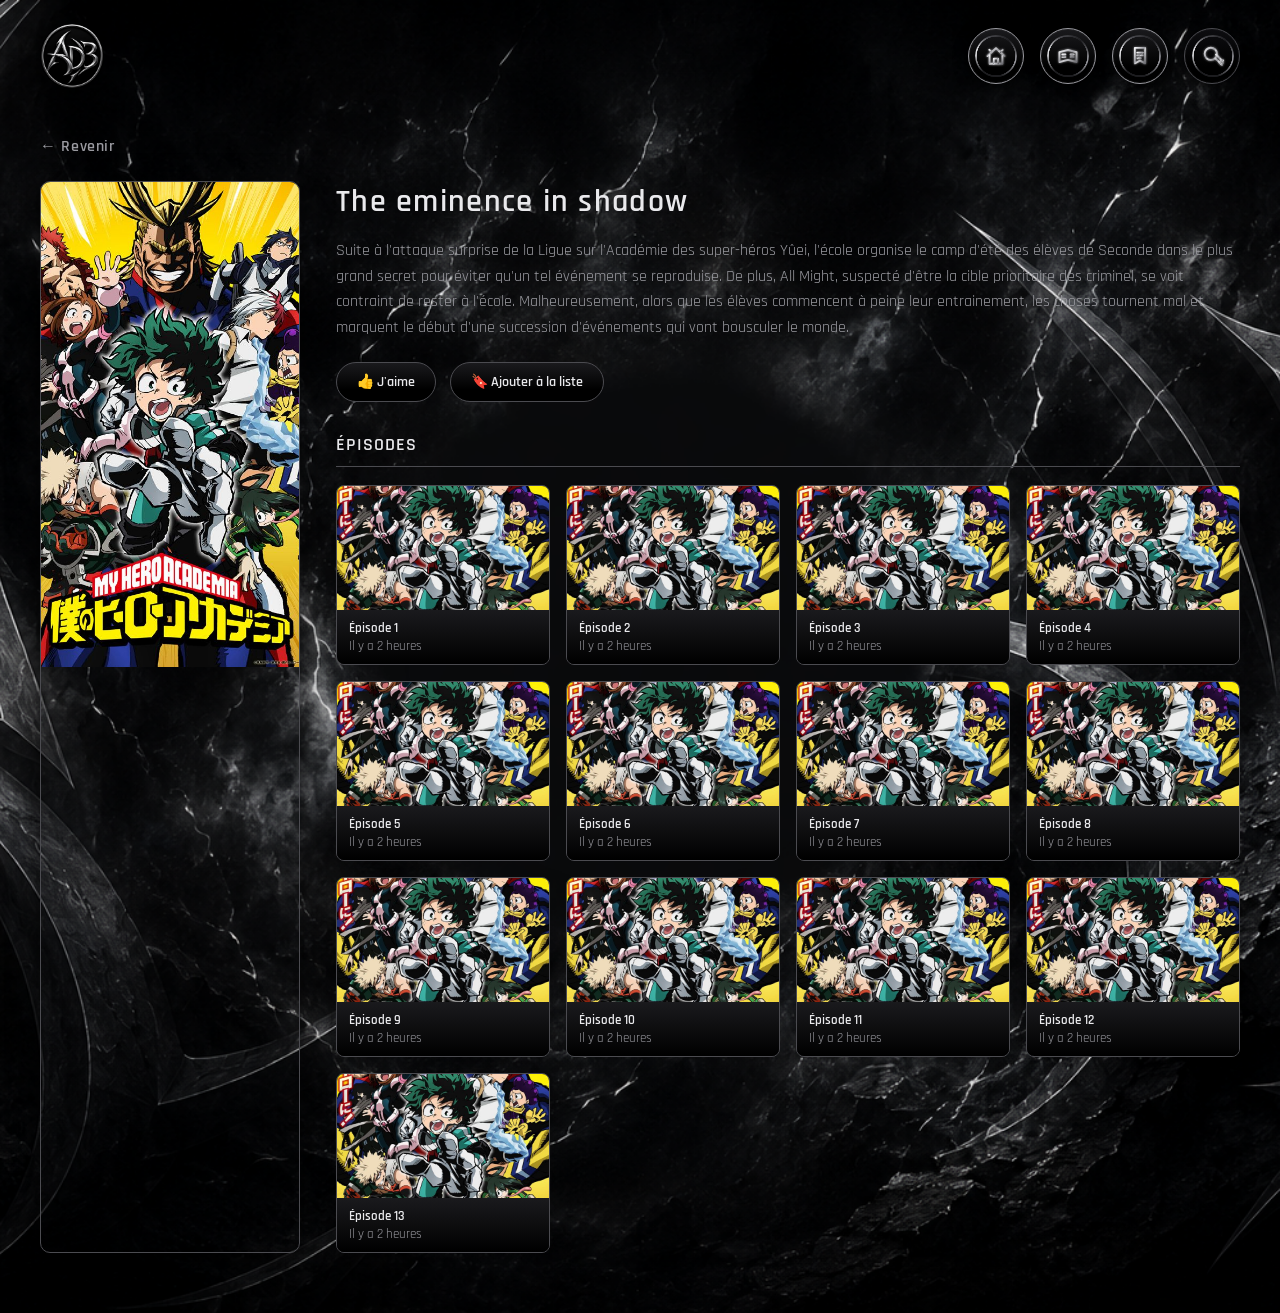
<file: my hero academia.html>
<!doctype html>
<html lang="en">
    <head>
        <meta charset="utf-8" />
        <title>Adbland — The eminence in shadow</title>
        <link rel="stylesheet" href="style.css" />
    </head>

    <body>
        <header class="site-header">
            <div class="logo">
                <img src="logo-ADB-cropped.png" alt="logo ADB" />
            </div>

            <div class="site-header-right">
                <a href="index.html" class="adb-icon-btn" aria-label="Accueil">
                    <span class="adb-icon-ring" aria-hidden="true"></span>
                    <span class="adb-icon-glyph adb-home" aria-hidden="true">
                        <svg viewBox="0 0 28 28">
                            <defs>
                                <linearGradient id="adbChromeStrokeHome" x1="0%" y1="0%" x2="100%" y2="100%">
                                    <stop offset="0%" stop-color="#f2f2f4" />
                                    <stop offset="45%" stop-color="#9a9aa0" />
                                    <stop offset="55%" stop-color="#cfcfd2" />
                                    <stop offset="100%" stop-color="#6b6b70" />
                                </linearGradient>
                            </defs>
                            <path class="adb-stroke" d="M4 14 L14 5 L24 14" />
                            <path class="adb-stroke" d="M14 5 L14 1.6" stroke-width="1.4" />
                            <path class="adb-stroke" d="M19.3 9.3 L21.8 6.8 M8.7 9.3 L6.2 6.8" stroke-width="1.4" />
                            <path class="adb-stroke" d="M6.5 13 V23 H21.5 V13" />
                            <path class="adb-stroke" d="M11.5 23 V17 H16.5 V23" />
                        </svg>
                    </span>
                </a>

                <a href="catalogue.html" class="adb-icon-btn" aria-label="Catalogue">
                    <span class="adb-icon-ring" aria-hidden="true"></span>
                    <span class="adb-icon-glyph adb-catalogue" aria-hidden="true">
                        <svg viewBox="0 0 28 28">
                            <defs>
                                <linearGradient id="adbChromeStrokeCatalogue" x1="0%" y1="0%" x2="100%" y2="100%">
                                    <stop offset="0%" stop-color="#f2f2f4" />
                                    <stop offset="45%" stop-color="#9a9aa0" />
                                    <stop offset="55%" stop-color="#cfcfd2" />
                                    <stop offset="100%" stop-color="#6b6b70" />
                                </linearGradient>
                            </defs>
                            <path class="adb-stroke" d="M14 7 L4 9.5 V21 L14 18.5 L24 21 V9.5 L14 7 Z" />
                            <path class="adb-stroke" d="M14 7 V18.5" />
                            <path class="adb-stroke" d="M14 7 L14 3.6" stroke-width="1.4" />
                            <path
                                class="adb-stroke"
                                d="M11 12.2 H7.3 M11 15.3 H7.3 M20.7 12.2 H17 M20.7 15.3 H17"
                                stroke-width="1.4" />
                        </svg>
                    </span>
                </a>

                <a href="liste.html" class="adb-icon-btn" aria-label="Ma liste">
                    <span class="adb-icon-ring" aria-hidden="true"></span>
                    <span class="adb-icon-glyph adb-liste" aria-hidden="true">
                        <svg viewBox="0 0 28 28">
                            <defs>
                                <linearGradient id="adbChromeStrokeListe" x1="0%" y1="0%" x2="100%" y2="100%">
                                    <stop offset="0%" stop-color="#f2f2f4" />
                                    <stop offset="45%" stop-color="#9a9aa0" />
                                    <stop offset="55%" stop-color="#cfcfd2" />
                                    <stop offset="100%" stop-color="#6b6b70" />
                                </linearGradient>
                            </defs>
                            <path class="adb-stroke" d="M8 4.5 H20 V22.5 L14 19.5 L8 22.5 Z" />
                            <path class="adb-stroke" d="M14 4.5 L14 1.6" stroke-width="1.4" />
                            <path
                                class="adb-stroke"
                                d="M10.8 10 H17.2 M10.8 13.3 H17.2 M10.8 16.6 H15"
                                stroke-width="1.4" />
                        </svg>
                    </span>
                </a>

                <form class="adb-search" id="adbSearch" role="search">
                    <button
                        type="button"
                        class="adb-search-btn"
                        id="adbToggle"
                        aria-label="Ouvrir la recherche"
                        aria-expanded="false">
                        <span class="adb-icon-ring" aria-hidden="true"></span>
                        <span class="adb-glass" aria-hidden="true">
                            <svg viewBox="0 0 28 28">
                                <defs>
                                    <linearGradient id="adbChromeStroke" x1="0%" y1="0%" x2="100%" y2="100%">
                                        <stop offset="0%" stop-color="#f2f2f4" />
                                        <stop offset="45%" stop-color="#9a9aa0" />
                                        <stop offset="55%" stop-color="#cfcfd2" />
                                        <stop offset="100%" stop-color="#6b6b70" />
                                    </linearGradient>
                                </defs>
                                <circle class="adb-stroke" cx="11.5" cy="11.5" r="7.2" />
                                <path
                                    class="adb-stroke"
                                    d="M16.7 16.7
                                                     C 18.6 18.6, 20.4 20.3, 22.2 22.1
                                                     C 23.1 23, 24.4 23.4, 25.3 22.6
                                                     C 26.1 21.8, 25.8 20.5, 24.9 19.6
                                                     C 23.1 17.8, 19.6 14.3, 17.5 12.3" />
                                <path
                                    class="adb-stroke"
                                    d="M21.6 21.6 L24.6 24.6 M23.4 19.8 L25.9 19.0"
                                    stroke-width="1.4" />
                            </svg>
                        </span>
                    </button>

                    <input
                        class="adb-search-input"
                        id="adbInput"
                        type="text"
                        name="q"
                        placeholder="Rechercher…"
                        autocomplete="off" />
                </form>
            </div>
        </header>

        <main class="detail-page">
            <a href="index.html" class="back-link">&larr; Revenir</a>

            <div class="detail-layout">
                <div class="detail-poster">
                    <img
                        style="width: 320px; height: 485px; object-fit: cover"
                        src="mha.jpg"
                        alt="Witch Hat Atelier" />
                </div>

                <div class="detail-body">
                    <h1>The eminence in shadow</h1>
                    <p class="description">
                       Suite à l'attaque surprise de la Ligue sur l'Académie des super-héros Yûei, l'école organise le camp d'été des élèves de Seconde dans le plus grand secret pour éviter qu'un tel événement se reproduise. De plus, All Might, suspecté d'être la cible prioritaire des criminel, se voit contraint de rester à l'école. Malheureusement, alors que les élèves commencent à peine leur entrainement, les choses tournent mal et marquent le début d'une succession d'événements qui vont bousculer le monde.                    </p>

                    <div class="detail-actions">
                        <button type="button" class="btn-like">👍 J'aime</button>
                        <button type="button" class="btn-addlist">🔖 Ajouter à la liste</button>
                    </div>

                    <h2>Épisodes</h2>
                    <div class="episode-grid">
                        <a href="atelier%20(1).mkv" class="episode-thumb-link">
                            <img src="mha.jpg" alt="Épisode 1" />
                            <div class="episode-thumb-meta">
                                <strong>Épisode 1</strong>
                                Il y a 2 heures
                            </div>
                        </a>
                        <a href="episode2.html" class="episode-thumb-link">
                            <img src="mha.jpg" alt="Épisode 2" />
                            <div class="episode-thumb-meta">
                                <strong>Épisode 2</strong>
                                Il y a 2 heures
                            </div>
                        </a>
                        <a href="episode3.html" class="episode-thumb-link">
                            <img src="mha.jpg" alt="Épisode 3" />
                            <div class="episode-thumb-meta">
                                <strong>Épisode 3</strong>
                                Il y a 2 heures
                            </div>
                        </a>
                        <a href="episode4.html" class="episode-thumb-link">
                            <img src="mha.jpg" alt="Épisode 4" />
                            <div class="episode-thumb-meta">
                                <strong>Épisode 4</strong>
                                Il y a 2 heures
                            </div>
                        </a>
                        <a href="episode5.html" class="episode-thumb-link">
                            <img src="mha.jpg" alt="Épisode 5" />
                            <div class="episode-thumb-meta">
                                <strong>Épisode 5</strong>
                                Il y a 2 heures
                            </div>
                        </a>
                        <a href="episode6.html" class="episode-thumb-link">
                            <img src="mha.jpg" alt="Épisode 6" />
                            <div class="episode-thumb-meta">
                                <strong>Épisode 6</strong>
                                Il y a 2 heures
                            </div>
                        </a>
                        <a href="episode7.html" class="episode-thumb-link">
                            <img src="mha.jpg" alt="Épisode 7" />
                            <div class="episode-thumb-meta">
                                <strong>Épisode 7</strong>
                                Il y a 2 heures
                            </div>
                        </a>
                        <a href="episode8.html" class="episode-thumb-link">
                            <img src="mha.jpg" alt="Épisode 8" />
                            <div class="episode-thumb-meta">
                                <strong>Épisode 8</strong>
                                Il y a 2 heures
                            </div>
                        </a>
                        <a href="wicht%20atelier%209.mkv" class="episode-thumb-link">
                            <img src="mha.jpg" alt="Épisode 9" />
                            <div class="episode-thumb-meta">
                                <strong>Épisode 9</strong>
                                Il y a 2 heures
                            </div>
                        </a>
                        <a href="10.mkv" class="episode-thumb-link">
                            <img src="mha.jpg" alt="Épisode 10" />
                            <div class="episode-thumb-meta">
                                <strong>Épisode 10</strong>
                                Il y a 2 heures
                            </div>
                        </a>
                        <a href="11.mkv" class="episode-thumb-link">
                            <img src="mha.jpg" alt="Épisode 11" />
                            <div class="episode-thumb-meta">
                                <strong>Épisode 11</strong>
                                Il y a 2 heures
                            </div>
                        </a>
                        <a href="atelier.mkv" class="episode-thumb-link">
                            <img src="mha.jpg" alt="Épisode 12" />
                            <div class="episode-thumb-meta">
                                <strong>Épisode 12</strong>
                                Il y a 2 heures
                            </div>
                        </a>   
                        
                        <a href="atelier.mkv" class="episode-thumb-link">
                            <img src="mha.jpg" alt="Épisode 12" />
                            <div class="episode-thumb-meta">
                                <strong>Épisode 13</strong>
                                Il y a 2 heures
                            </div>
                        </a>
                    </div>
                </div>
            </div>
        </main>

        <script src="adb-catalog.js"></script>
        <script src="adb-search.js"></script>
        <script src="adb-list.js"></script>
    </body>
</html>
</file>
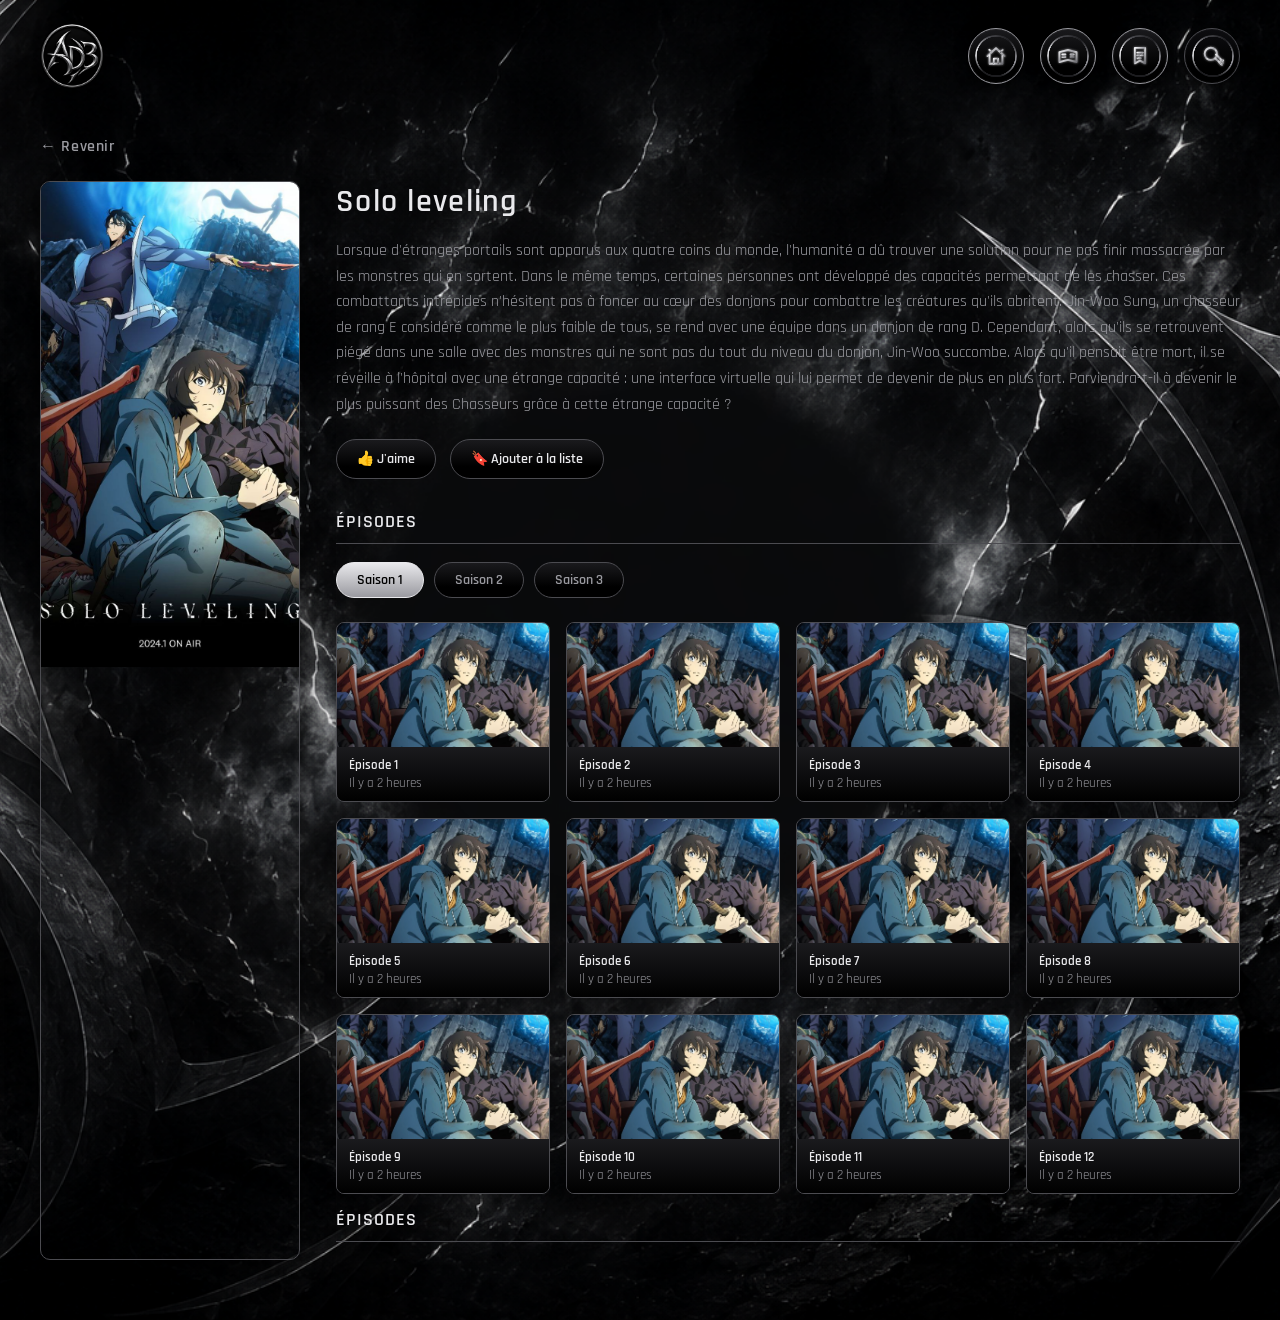
<file: solo leveling.html>
<!doctype html>
<html lang="en">
    <head>
        <meta charset="utf-8" />
        <title>Adbland —solo leveling</title>
        <link rel="stylesheet" href="style.css" />
    </head>

    <body>
        <header class="site-header">
            <div class="logo">
                <img src="logo-ADB-cropped.png" alt="logo ADB" />
            </div>

            <div class="site-header-right">
                <a href="index.html" class="adb-icon-btn" aria-label="Accueil">
                    <span class="adb-icon-ring" aria-hidden="true"></span>
                    <span class="adb-icon-glyph adb-home" aria-hidden="true">
                        <svg viewBox="0 0 28 28">
                            <defs>
                                <linearGradient id="adbChromeStrokeHome" x1="0%" y1="0%" x2="100%" y2="100%">
                                    <stop offset="0%" stop-color="#f2f2f4" />
                                    <stop offset="45%" stop-color="#9a9aa0" />
                                    <stop offset="55%" stop-color="#cfcfd2" />
                                    <stop offset="100%" stop-color="#6b6b70" />
                                </linearGradient>
                            </defs>
                            <path class="adb-stroke" d="M4 14 L14 5 L24 14" />
                            <path class="adb-stroke" d="M14 5 L14 1.6" stroke-width="1.4" />
                            <path class="adb-stroke" d="M19.3 9.3 L21.8 6.8 M8.7 9.3 L6.2 6.8" stroke-width="1.4" />
                            <path class="adb-stroke" d="M6.5 13 V23 H21.5 V13" />
                            <path class="adb-stroke" d="M11.5 23 V17 H16.5 V23" />
                        </svg>
                    </span>
                </a>

                <a href="catalogue.html" class="adb-icon-btn" aria-label="Catalogue">
                    <span class="adb-icon-ring" aria-hidden="true"></span>
                    <span class="adb-icon-glyph adb-catalogue" aria-hidden="true">
                        <svg viewBox="0 0 28 28">
                            <defs>
                                <linearGradient id="adbChromeStrokeCatalogue" x1="0%" y1="0%" x2="100%" y2="100%">
                                    <stop offset="0%" stop-color="#f2f2f4" />
                                    <stop offset="45%" stop-color="#9a9aa0" />
                                    <stop offset="55%" stop-color="#cfcfd2" />
                                    <stop offset="100%" stop-color="#6b6b70" />
                                </linearGradient>
                            </defs>
                            <path class="adb-stroke" d="M14 7 L4 9.5 V21 L14 18.5 L24 21 V9.5 L14 7 Z" />
                            <path class="adb-stroke" d="M14 7 V18.5" />
                            <path class="adb-stroke" d="M14 7 L14 3.6" stroke-width="1.4" />
                            <path
                                class="adb-stroke"
                                d="M11 12.2 H7.3 M11 15.3 H7.3 M20.7 12.2 H17 M20.7 15.3 H17"
                                stroke-width="1.4" />
                        </svg>
                    </span>
                </a>

                <a href="liste.html" class="adb-icon-btn" aria-label="Ma liste">
                    <span class="adb-icon-ring" aria-hidden="true"></span>
                    <span class="adb-icon-glyph adb-liste" aria-hidden="true">
                        <svg viewBox="0 0 28 28">
                            <defs>
                                <linearGradient id="adbChromeStrokeListe" x1="0%" y1="0%" x2="100%" y2="100%">
                                    <stop offset="0%" stop-color="#f2f2f4" />
                                    <stop offset="45%" stop-color="#9a9aa0" />
                                    <stop offset="55%" stop-color="#cfcfd2" />
                                    <stop offset="100%" stop-color="#6b6b70" />
                                </linearGradient>
                            </defs>
                            <path class="adb-stroke" d="M8 4.5 H20 V22.5 L14 19.5 L8 22.5 Z" />
                            <path class="adb-stroke" d="M14 4.5 L14 1.6" stroke-width="1.4" />
                            <path
                                class="adb-stroke"
                                d="M10.8 10 H17.2 M10.8 13.3 H17.2 M10.8 16.6 H15"
                                stroke-width="1.4" />
                        </svg>
                    </span>
                </a>

                <form class="adb-search" id="adbSearch" role="search">
                    <button
                        type="button"
                        class="adb-search-btn"
                        id="adbToggle"
                        aria-label="Ouvrir la recherche"
                        aria-expanded="false">
                        <span class="adb-icon-ring" aria-hidden="true"></span>
                        <span class="adb-glass" aria-hidden="true">
                            <svg viewBox="0 0 28 28">
                                <defs>
                                    <linearGradient id="adbChromeStroke" x1="0%" y1="0%" x2="100%" y2="100%">
                                        <stop offset="0%" stop-color="#f2f2f4" />
                                        <stop offset="45%" stop-color="#9a9aa0" />
                                        <stop offset="55%" stop-color="#cfcfd2" />
                                        <stop offset="100%" stop-color="#6b6b70" />
                                    </linearGradient>
                                </defs>
                                <circle class="adb-stroke" cx="11.5" cy="11.5" r="7.2" />
                                <path
                                    class="adb-stroke"
                                    d="M16.7 16.7
                                                     C 18.6 18.6, 20.4 20.3, 22.2 22.1
                                                     C 23.1 23, 24.4 23.4, 25.3 22.6
                                                     C 26.1 21.8, 25.8 20.5, 24.9 19.6
                                                     C 23.1 17.8, 19.6 14.3, 17.5 12.3" />
                                <path
                                    class="adb-stroke"
                                    d="M21.6 21.6 L24.6 24.6 M23.4 19.8 L25.9 19.0"
                                    stroke-width="1.4" />
                            </svg>
                        </span>
                    </button>

                    <input
                        class="adb-search-input"
                        id="adbInput"
                        type="text"
                        name="q"
                        placeholder="Rechercher…"
                        autocomplete="off" />
                </form>
            </div>
        </header>

        <main class="detail-page">
            <a href="index.html" class="back-link">&larr; Revenir</a>

            <div class="detail-layout">
                <div class="detail-poster">
                    <img
                        style="width: 320px; height: 485px; object-fit: cover"
                        src="sl.jpg"
                        alt="Witch Hat Atelier" />
                </div>

                <div class="detail-body">
                    <h1>Solo leveling</h1>
                    <p class="description">
                        Lorsque d'étranges portails sont apparus aux quatre coins du monde, l'humanité a dû trouver une solution pour ne pas finir massacrée par les monstres qui en sortent. Dans le même temps, certaines personnes ont développé des capacités permettant de les chasser. Ces combattants intrépides n'hésitent pas à foncer au cœur des donjons pour combattre les créatures qu'ils abritent.

Jin-Woo Sung, un chasseur de rang E considéré comme le plus faible de tous, se rend avec une équipe dans un donjon de rang D. Cependant, alors qu'ils se retrouvent piégé dans une salle avec des monstres qui ne sont pas du tout du niveau du donjon, Jin-Woo succombe. Alors qu'il pensait être mort, il se réveille à l'hôpital avec une étrange capacité : une interface virtuelle qui lui permet de devenir de plus en plus fort.

Parviendra-t-il à devenir le plus puissant des Chasseurs grâce à cette étrange capacité ?
                    </p>

                    <div class="detail-actions">
                        <button type="button" class="btn-like">👍 J'aime</button>
                        <button type="button" class="btn-addlist">🔖 Ajouter à la liste</button>
                    </div>

                     <h2>Épisodes</h2>

                <!-- ONGLETS SAISONS -->
                <div class="saisons-tabs">
                    <button class="saison-tab is-active" data-saison="1">Saison 1</button>
                    <button class="saison-tab" data-saison="2">Saison 2</button>
                    <button class="saison-tab" data-saison="3">Saison 3</button>
                </div>

                <!-- SAISON 1 -->
                <div class="saison-panel is-active" data-saison="1">
                     <a href="Dllxx.mp4" class="episode-thumb-link">
                            <img src="sl.jpg" alt="Épisode 1" />
                            <div class="episode-thumb-meta">
                                <strong>Épisode 1</strong>
                                Il y a 2 heures
                            </div>
                        </a>
                        <a href="episode2.html" class="episode-thumb-link">
                            <img src="sl.jpg" alt="Épisode 2" />
                            <div class="episode-thumb-meta">
                                <strong>Épisode 2</strong>
                                Il y a 2 heures
                            </div>
                        </a>
                        <a href="episode3.html" class="episode-thumb-link">
                            <img src="sl.jpg" alt="Épisode 3" />
                            <div class="episode-thumb-meta">
                                <strong>Épisode 3</strong>
                                Il y a 2 heures
                            </div>
                        </a>
                        <a href="episode4.html" class="episode-thumb-link">
                            <img src="sl.jpg" alt="Épisode 4" />
                            <div class="episode-thumb-meta">
                                <strong>Épisode 4</strong>
                                Il y a 2 heures
                            </div>
                        </a>
                        <a href="episode5.html" class="episode-thumb-link">
                            <img src="sl.jpg" alt="Épisode 5" />
                            <div class="episode-thumb-meta">
                                <strong>Épisode 5</strong>
                                Il y a 2 heures
                            </div>
                        </a>
                        <a href="episode6.html" class="episode-thumb-link">
                            <img src="sl.jpg" alt="Épisode 6" />
                            <div class="episode-thumb-meta">
                                <strong>Épisode 6</strong>
                                Il y a 2 heures
                            </div>
                        </a>
                        <a href="episode7.html" class="episode-thumb-link">
                            <img src="sl.jpg" alt="Épisode 7" />
                            <div class="episode-thumb-meta">
                                <strong>Épisode 7</strong>
                                Il y a 2 heures
                            </div>
                        </a>
                        <a href="episode8.html" class="episode-thumb-link">
                            <img src="sl.jpg" alt="Épisode 8" />
                            <div class="episode-thumb-meta">
                                <strong>Épisode 8</strong>
                                Il y a 2 heures
                            </div>
                        </a>
                        <a href="wicht%20atelier%209.mkv" class="episode-thumb-link">
                            <img src="sl.jpg" alt="Épisode 9" />
                            <div class="episode-thumb-meta">
                                <strong>Épisode 9</strong>
                                Il y a 2 heures
                            </div>
                        </a>
                        <a href="10.mkv" class="episode-thumb-link">
                            <img src="sl.jpg" alt="Épisode 10" />
                            <div class="episode-thumb-meta">
                                <strong>Épisode 10</strong>
                                Il y a 2 heures
                            </div>
                        </a>
                        <a href="11.mkv" class="episode-thumb-link">
                            <img src="sl.jpg" alt="Épisode 11" />
                            <div class="episode-thumb-meta">
                                <strong>Épisode 11</strong>
                                Il y a 2 heures
                            </div>
                        </a>
                        <a href="ep12" class="episode-thumb-link">
                            <img src="sl.jpg" alt="Épisode 12" />
                            <div class="episode-thumb-meta">
                                <strong>Épisode 12</strong>
                                Il y a 2 heures
                            </div>
                        </a>
                   
                </div><!-- fin saison-panel 1 -->

                <!-- SAISON 2 -->
                <div class="saison-panel" data-saison="2">
                     <p style="color:var(--chrome-2);font-family:'Rajdhani',sans-serif;">
                        Bientôt disponible.
                    </p>
                </div><!-- fin saison-panel 2 -->
                    
                    <h2>Épisodes</h2>
                    <div class="episode-grid">
                       
                    </div>
                </div>
            </div>
        </main>

        <script src="adb-catalog.js"></script>
        <script src="adb-search.js"></script>
        <script src="adb-list.js"></script>
    </body>
</html>
</file>
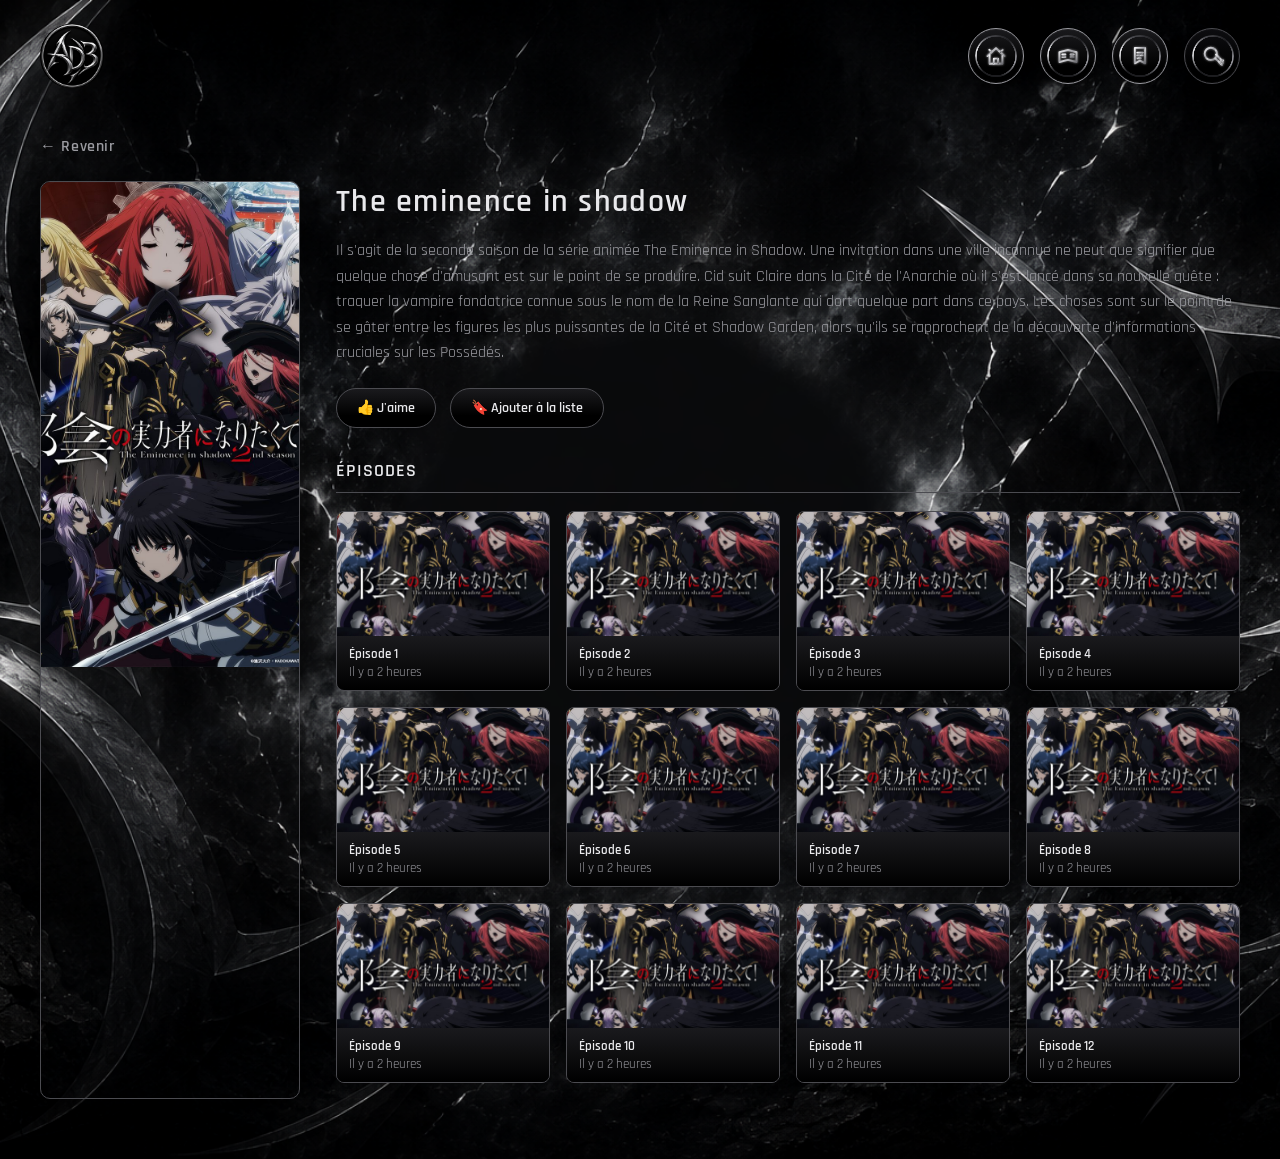
<file: the eminence shadow.html>
<!doctype html>
<html lang="en">
    <head>
        <meta charset="utf-8" />
        <title>Adbland — The eminence in shadow</title>
        <link rel="stylesheet" href="style.css" />
    </head>

    <body>
        <header class="site-header">
            <div class="logo">
                <img src="logo-ADB-cropped.png" alt="logo ADB" />
            </div>

            <div class="site-header-right">
                <a href="index.html" class="adb-icon-btn" aria-label="Accueil">
                    <span class="adb-icon-ring" aria-hidden="true"></span>
                    <span class="adb-icon-glyph adb-home" aria-hidden="true">
                        <svg viewBox="0 0 28 28">
                            <defs>
                                <linearGradient id="adbChromeStrokeHome" x1="0%" y1="0%" x2="100%" y2="100%">
                                    <stop offset="0%" stop-color="#f2f2f4" />
                                    <stop offset="45%" stop-color="#9a9aa0" />
                                    <stop offset="55%" stop-color="#cfcfd2" />
                                    <stop offset="100%" stop-color="#6b6b70" />
                                </linearGradient>
                            </defs>
                            <path class="adb-stroke" d="M4 14 L14 5 L24 14" />
                            <path class="adb-stroke" d="M14 5 L14 1.6" stroke-width="1.4" />
                            <path class="adb-stroke" d="M19.3 9.3 L21.8 6.8 M8.7 9.3 L6.2 6.8" stroke-width="1.4" />
                            <path class="adb-stroke" d="M6.5 13 V23 H21.5 V13" />
                            <path class="adb-stroke" d="M11.5 23 V17 H16.5 V23" />
                        </svg>
                    </span>
                </a>

                <a href="catalogue.html" class="adb-icon-btn" aria-label="Catalogue">
                    <span class="adb-icon-ring" aria-hidden="true"></span>
                    <span class="adb-icon-glyph adb-catalogue" aria-hidden="true">
                        <svg viewBox="0 0 28 28">
                            <defs>
                                <linearGradient id="adbChromeStrokeCatalogue" x1="0%" y1="0%" x2="100%" y2="100%">
                                    <stop offset="0%" stop-color="#f2f2f4" />
                                    <stop offset="45%" stop-color="#9a9aa0" />
                                    <stop offset="55%" stop-color="#cfcfd2" />
                                    <stop offset="100%" stop-color="#6b6b70" />
                                </linearGradient>
                            </defs>
                            <path class="adb-stroke" d="M14 7 L4 9.5 V21 L14 18.5 L24 21 V9.5 L14 7 Z" />
                            <path class="adb-stroke" d="M14 7 V18.5" />
                            <path class="adb-stroke" d="M14 7 L14 3.6" stroke-width="1.4" />
                            <path
                                class="adb-stroke"
                                d="M11 12.2 H7.3 M11 15.3 H7.3 M20.7 12.2 H17 M20.7 15.3 H17"
                                stroke-width="1.4" />
                        </svg>
                    </span>
                </a>

                <a href="liste.html" class="adb-icon-btn" aria-label="Ma liste">
                    <span class="adb-icon-ring" aria-hidden="true"></span>
                    <span class="adb-icon-glyph adb-liste" aria-hidden="true">
                        <svg viewBox="0 0 28 28">
                            <defs>
                                <linearGradient id="adbChromeStrokeListe" x1="0%" y1="0%" x2="100%" y2="100%">
                                    <stop offset="0%" stop-color="#f2f2f4" />
                                    <stop offset="45%" stop-color="#9a9aa0" />
                                    <stop offset="55%" stop-color="#cfcfd2" />
                                    <stop offset="100%" stop-color="#6b6b70" />
                                </linearGradient>
                            </defs>
                            <path class="adb-stroke" d="M8 4.5 H20 V22.5 L14 19.5 L8 22.5 Z" />
                            <path class="adb-stroke" d="M14 4.5 L14 1.6" stroke-width="1.4" />
                            <path
                                class="adb-stroke"
                                d="M10.8 10 H17.2 M10.8 13.3 H17.2 M10.8 16.6 H15"
                                stroke-width="1.4" />
                        </svg>
                    </span>
                </a>

                <form class="adb-search" id="adbSearch" role="search">
                    <button
                        type="button"
                        class="adb-search-btn"
                        id="adbToggle"
                        aria-label="Ouvrir la recherche"
                        aria-expanded="false">
                        <span class="adb-icon-ring" aria-hidden="true"></span>
                        <span class="adb-glass" aria-hidden="true">
                            <svg viewBox="0 0 28 28">
                                <defs>
                                    <linearGradient id="adbChromeStroke" x1="0%" y1="0%" x2="100%" y2="100%">
                                        <stop offset="0%" stop-color="#f2f2f4" />
                                        <stop offset="45%" stop-color="#9a9aa0" />
                                        <stop offset="55%" stop-color="#cfcfd2" />
                                        <stop offset="100%" stop-color="#6b6b70" />
                                    </linearGradient>
                                </defs>
                                <circle class="adb-stroke" cx="11.5" cy="11.5" r="7.2" />
                                <path
                                    class="adb-stroke"
                                    d="M16.7 16.7
                                                     C 18.6 18.6, 20.4 20.3, 22.2 22.1
                                                     C 23.1 23, 24.4 23.4, 25.3 22.6
                                                     C 26.1 21.8, 25.8 20.5, 24.9 19.6
                                                     C 23.1 17.8, 19.6 14.3, 17.5 12.3" />
                                <path
                                    class="adb-stroke"
                                    d="M21.6 21.6 L24.6 24.6 M23.4 19.8 L25.9 19.0"
                                    stroke-width="1.4" />
                            </svg>
                        </span>
                    </button>

                    <input
                        class="adb-search-input"
                        id="adbInput"
                        type="text"
                        name="q"
                        placeholder="Rechercher…"
                        autocomplete="off" />
                </form>
            </div>
        </header>

        <main class="detail-page">
            <a href="index.html" class="back-link">&larr; Revenir</a>

            <div class="detail-layout">
                <div class="detail-poster">
                    <img
                        style="width: 320px; height: 485px; object-fit: cover"
                        src="shadow.jpg"
                        alt="Witch Hat Atelier" />
                </div>

                <div class="detail-body">
                    <h1>The eminence in shadow</h1>
                    <p class="description">
                        Il s'agit de la seconde saison de la série animée The Eminence in Shadow.

Une invitation dans une ville inconnue ne peut que signifier que quelque chose d'amusant est sur le point de se produire. Cid suit Claire dans la Cité de l'Anarchie où il s'est lancé dans sa nouvelle quête : traquer la vampire fondatrice connue sous le nom de la Reine Sanglante qui dort quelque part dans ce pays. Les choses sont sur le point de se gâter entre les figures les plus puissantes de la Cité et Shadow Garden, alors qu'ils se rapprochent de la découverte d'informations cruciales sur les Possédés.
                    </p>

                    <div class="detail-actions">
                        <button type="button" class="btn-like">👍 J'aime</button>
                        <button type="button" class="btn-addlist">🔖 Ajouter à la liste</button>
                    </div>

                    <h2>Épisodes</h2>
                    <div class="episode-grid">
                        <a href="atelier%20(1).mkv" class="episode-thumb-link">
                            <img src="shadow.jpg" alt="Épisode 1" />
                            <div class="episode-thumb-meta">
                                <strong>Épisode 1</strong>
                                Il y a 2 heures
                            </div>
                        </a>
                        <a href="episode2.html" class="episode-thumb-link">
                            <img src="shadow.jpg" alt="Épisode 2" />
                            <div class="episode-thumb-meta">
                                <strong>Épisode 2</strong>
                                Il y a 2 heures
                            </div>
                        </a>
                        <a href="episode3.html" class="episode-thumb-link">
                            <img src="shadow.jpg" alt="Épisode 3" />
                            <div class="episode-thumb-meta">
                                <strong>Épisode 3</strong>
                                Il y a 2 heures
                            </div>
                        </a>
                        <a href="episode4.html" class="episode-thumb-link">
                            <img src="shadow.jpg" alt="Épisode 4" />
                            <div class="episode-thumb-meta">
                                <strong>Épisode 4</strong>
                                Il y a 2 heures
                            </div>
                        </a>
                        <a href="episode5.html" class="episode-thumb-link">
                            <img src="shadow.jpg" alt="Épisode 5" />
                            <div class="episode-thumb-meta">
                                <strong>Épisode 5</strong>
                                Il y a 2 heures
                            </div>
                        </a>
                        <a href="episode6.html" class="episode-thumb-link">
                            <img src="shadow.jpg" alt="Épisode 6" />
                            <div class="episode-thumb-meta">
                                <strong>Épisode 6</strong>
                                Il y a 2 heures
                            </div>
                        </a>
                        <a href="episode7.html" class="episode-thumb-link">
                            <img src="shadow.jpg" alt="Épisode 7" />
                            <div class="episode-thumb-meta">
                                <strong>Épisode 7</strong>
                                Il y a 2 heures
                            </div>
                        </a>
                        <a href="episode8.html" class="episode-thumb-link">
                            <img src="shadow.jpg" alt="Épisode 8" />
                            <div class="episode-thumb-meta">
                                <strong>Épisode 8</strong>
                                Il y a 2 heures
                            </div>
                        </a>
                        <a href="wicht%20atelier%209.mkv" class="episode-thumb-link">
                            <img src="shadow.jpg" alt="Épisode 9" />
                            <div class="episode-thumb-meta">
                                <strong>Épisode 9</strong>
                                Il y a 2 heures
                            </div>
                        </a>
                        <a href="10.mkv" class="episode-thumb-link">
                            <img src="shadow.jpg" alt="Épisode 10" />
                            <div class="episode-thumb-meta">
                                <strong>Épisode 10</strong>
                                Il y a 2 heures
                            </div>
                        </a>
                        <a href="11.mkv" class="episode-thumb-link">
                            <img src="shadow.jpg" alt="Épisode 11" />
                            <div class="episode-thumb-meta">
                                <strong>Épisode 11</strong>
                                Il y a 2 heures
                            </div>
                        </a>
                        <a href="atelier.mkv" class="episode-thumb-link">
                            <img src="shadow.jpg" alt="Épisode 12" />
                            <div class="episode-thumb-meta">
                                <strong>Épisode 12</strong>
                                Il y a 2 heures
                            </div>
                        </a>
                        <a href=""></a>
                    </div>
                </div>
            </div>
        </main>

        <script src="adb-catalog.js"></script>
        <script src="adb-search.js"></script>
        <script src="adb-list.js"></script>
    </body>
</html>
</file>
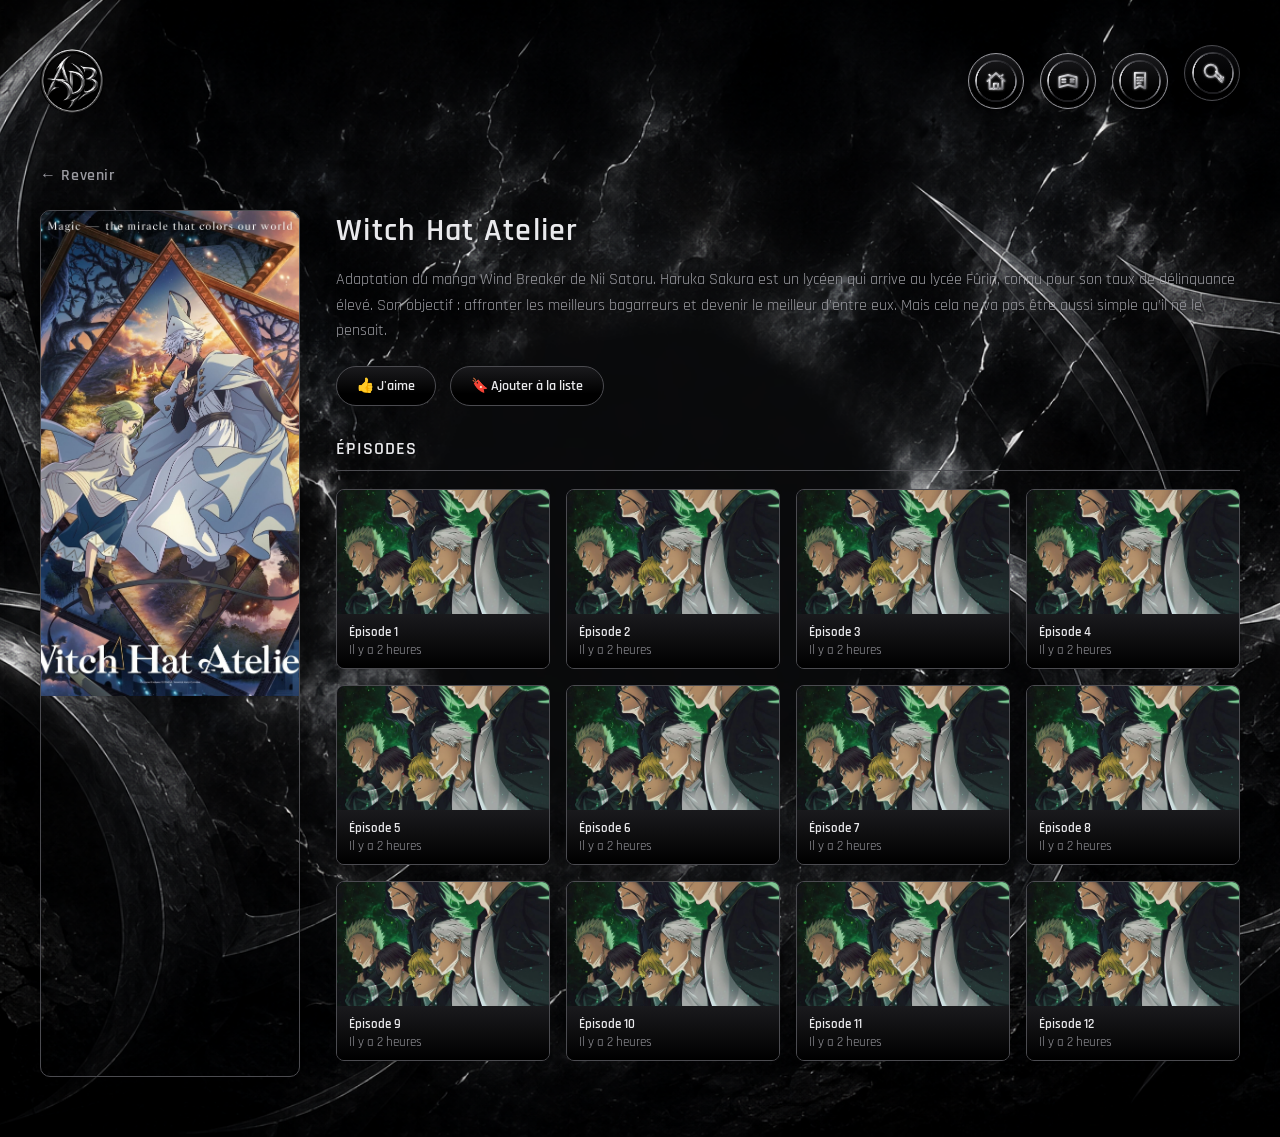
<file: wind breaker.html>
-<!doctype html>
<html lang="en">
    <head>
        <meta charset="utf-8" />
        <title>Adbland — wiwnd-breaker</title>
        <link rel="stylesheet" href="style.css" />
    </head>

    <body>
        <header class="site-header">
            <div class="logo">
                <img src="logo-ADB-cropped.png" alt="logo ADB" />
            </div>

            <div class="site-header-right">
                <a href="index.html" class="adb-icon-btn" aria-label="Accueil">
                    <span class="adb-icon-ring" aria-hidden="true"></span>
                    <span class="adb-icon-glyph adb-home" aria-hidden="true">
                        <svg viewBox="0 0 28 28">
                            <defs>
                                <linearGradient id="adbChromeStrokeHome" x1="0%" y1="0%" x2="100%" y2="100%">
                                    <stop offset="0%" stop-color="#f2f2f4" />
                                    <stop offset="45%" stop-color="#9a9aa0" />
                                    <stop offset="55%" stop-color="#cfcfd2" />
                                    <stop offset="100%" stop-color="#6b6b70" />
                                </linearGradient>
                            </defs>
                            <path class="adb-stroke" d="M4 14 L14 5 L24 14" />
                            <path class="adb-stroke" d="M14 5 L14 1.6" stroke-width="1.4" />
                            <path class="adb-stroke" d="M19.3 9.3 L21.8 6.8 M8.7 9.3 L6.2 6.8" stroke-width="1.4" />
                            <path class="adb-stroke" d="M6.5 13 V23 H21.5 V13" />
                            <path class="adb-stroke" d="M11.5 23 V17 H16.5 V23" />
                        </svg>
                    </span>
                </a>

                <a href="catalogue.html" class="adb-icon-btn" aria-label="Catalogue">
                    <span class="adb-icon-ring" aria-hidden="true"></span>
                    <span class="adb-icon-glyph adb-catalogue" aria-hidden="true">
                        <svg viewBox="0 0 28 28">
                            <defs>
                                <linearGradient id="adbChromeStrokeCatalogue" x1="0%" y1="0%" x2="100%" y2="100%">
                                    <stop offset="0%" stop-color="#f2f2f4" />
                                    <stop offset="45%" stop-color="#9a9aa0" />
                                    <stop offset="55%" stop-color="#cfcfd2" />
                                    <stop offset="100%" stop-color="#6b6b70" />
                                </linearGradient>
                            </defs>
                            <path class="adb-stroke" d="M14 7 L4 9.5 V21 L14 18.5 L24 21 V9.5 L14 7 Z" />
                            <path class="adb-stroke" d="M14 7 V18.5" />
                            <path class="adb-stroke" d="M14 7 L14 3.6" stroke-width="1.4" />
                            <path
                                class="adb-stroke"
                                d="M11 12.2 H7.3 M11 15.3 H7.3 M20.7 12.2 H17 M20.7 15.3 H17"
                                stroke-width="1.4" />
                        </svg>
                    </span>
                </a>

                <a href="liste.html" class="adb-icon-btn" aria-label="Ma liste">
                    <span class="adb-icon-ring" aria-hidden="true"></span>
                    <span class="adb-icon-glyph adb-liste" aria-hidden="true">
                        <svg viewBox="0 0 28 28">
                            <defs>
                                <linearGradient id="adbChromeStrokeListe" x1="0%" y1="0%" x2="100%" y2="100%">
                                    <stop offset="0%" stop-color="#f2f2f4" />
                                    <stop offset="45%" stop-color="#9a9aa0" />
                                    <stop offset="55%" stop-color="#cfcfd2" />
                                    <stop offset="100%" stop-color="#6b6b70" />
                                </linearGradient>
                            </defs>
                            <path class="adb-stroke" d="M8 4.5 H20 V22.5 L14 19.5 L8 22.5 Z" />
                            <path class="adb-stroke" d="M14 4.5 L14 1.6" stroke-width="1.4" />
                            <path
                                class="adb-stroke"
                                d="M10.8 10 H17.2 M10.8 13.3 H17.2 M10.8 16.6 H15"
                                stroke-width="1.4" />
                        </svg>
                    </span>
                </a>

                <form class="adb-search" id="adbSearch" role="search">
                    <button
                        type="button"
                        class="adb-search-btn"
                        id="adbToggle"
                        aria-label="Ouvrir la recherche"
                        aria-expanded="false">
                        <span class="adb-icon-ring" aria-hidden="true"></span>
                        <span class="adb-glass" aria-hidden="true">
                            <svg viewBox="0 0 28 28">
                                <defs>
                                    <linearGradient id="adbChromeStroke" x1="0%" y1="0%" x2="100%" y2="100%">
                                        <stop offset="0%" stop-color="#f2f2f4" />
                                        <stop offset="45%" stop-color="#9a9aa0" />
                                        <stop offset="55%" stop-color="#cfcfd2" />
                                        <stop offset="100%" stop-color="#6b6b70" />
                                    </linearGradient>
                                </defs>
                                <circle class="adb-stroke" cx="11.5" cy="11.5" r="7.2" />
                                <path
                                    class="adb-stroke"
                                    d="M16.7 16.7
                                                     C 18.6 18.6, 20.4 20.3, 22.2 22.1
                                                     C 23.1 23, 24.4 23.4, 25.3 22.6
                                                     C 26.1 21.8, 25.8 20.5, 24.9 19.6
                                                     C 23.1 17.8, 19.6 14.3, 17.5 12.3" />
                                <path
                                    class="adb-stroke"
                                    d="M21.6 21.6 L24.6 24.6 M23.4 19.8 L25.9 19.0"
                                    stroke-width="1.4" />
                            </svg>
                        </span>
                    </button>

                    <input
                        class="adb-search-input"
                        id="adbInput"
                        type="text"
                        name="q"
                        placeholder="Rechercher…"
                        autocomplete="off" />
                </form>
            </div>
        </header>

        <main class="detail-page">
            <a href="index.html" class="back-link">&larr; Revenir</a>

            <div class="detail-layout">
                <div class="detail-poster">
                    <img
                        style="width: 320px; height: 485px; object-fit: cover"
                        src="wicht.jpg"
                        alt="Witch Hat Atelier" />
                </div>

                <div class="detail-body">
                    <h1>Witch Hat Atelier</h1>
                    <p class="description">
                    Adaptation du manga Wind Breaker de Nii Satoru.

Haruka Sakura est un lycéen qui arrive au lycée Fûrin, connu pour son taux de délinquance élevé. Son objectif : affronter les meilleurs bagarreurs et devenir le meilleur d'entre eux. Mais cela ne va pas être aussi simple qu'il ne le pensait.  
                    </p>

                    <div class="detail-actions">
                        <button type="button" class="btn-like">👍 J'aime</button>
                        <button type="button" class="btn-addlist">🔖 Ajouter à la liste</button>
                    </div>

                    <h2>Épisodes</h2>
                    <div class="episode-grid">
                        <a href="atelier%20(1).mkv" class="episode-thumb-link">
                            <img src="wind.jpg" alt="Épisode 1" />
                            <div class="episode-thumb-meta">
                                <strong>Épisode 1</strong>
                                Il y a 2 heures
                            </div>
                        </a>
                        <a href="episode2.html" class="episode-thumb-link">
                            <img src="wind.jpg" alt="Épisode 2" />
                            <div class="episode-thumb-meta">
                                <strong>Épisode 2</strong>
                                Il y a 2 heures
                            </div>
                        </a>
                        <a href="episode3.html" class="episode-thumb-link">
                            <img src="wind.jpg" alt="Épisode 3" />
                            <div class="episode-thumb-meta">
                                <strong>Épisode 3</strong>
                                Il y a 2 heures
                            </div>
                        </a>
                        <a href="episode4.html" class="episode-thumb-link">
                            <img src="wind.jpg" alt="Épisode 4" />
                            <div class="episode-thumb-meta">
                                <strong>Épisode 4</strong>
                                Il y a 2 heures
                            </div>
                        </a>
                        <a href="episode5.html" class="episode-thumb-link">
                            <img src="wind.jpg" alt="Épisode 5" />
                            <div class="episode-thumb-meta">
                                <strong>Épisode 5</strong>
                                Il y a 2 heures
                            </div>
                        </a>
                        <a href="episode6.html" class="episode-thumb-link">
                            <img src="wind.jpg" alt="Épisode 6" />
                            <div class="episode-thumb-meta">
                                <strong>Épisode 6</strong>
                                Il y a 2 heures
                            </div>
                        </a>
                        <a href="episode7.html" class="episode-thumb-link">
                            <img src="wind.jpg" alt="Épisode 7" />
                            <div class="episode-thumb-meta">
                                <strong>Épisode 7</strong>
                                Il y a 2 heures
                            </div>
                        </a>
                        <a href="episode8.html" class="episode-thumb-link">
                            <img src="wind.jpg" alt="Épisode 8" />
                            <div class="episode-thumb-meta">
                                <strong>Épisode 8</strong>
                                Il y a 2 heures
                            </div>
                        </a>
                        <a href="wicht%20atelier%209.mkv" class="episode-thumb-link">
                            <img src="wind.jpg" alt="Épisode 9" />
                            <div class="episode-thumb-meta">
                                <strong>Épisode 9</strong>
                                Il y a 2 heures
                            </div>
                        </a>
                        <a href="10.mkv" class="episode-thumb-link">
                            <img src="wind.jpg" alt="Épisode 10" />
                            <div class="episode-thumb-meta">
                                <strong>Épisode 10</strong>
                                Il y a 2 heures
                            </div>
                        </a>
                        <a href="11.mkv" class="episode-thumb-link">
                            <img src="wind.jpg" alt="Épisode 11" />
                            <div class="episode-thumb-meta">
                                <strong>Épisode 11</strong>
                                Il y a 2 heures
                            </div>
                        </a>
                        <a href="atelier.mkv" class="episode-thumb-link">
                            <img src="wind.jpg" alt="Épisode 12" />
                            <div class="episode-thumb-meta">
                                <strong>Épisode 12</strong>
                                Il y a 2 heures
                            </div>
                        </a>
                        <a href=""></a>
                    </div>
                </div>
            </div>
        </main>

        
        <script src="adb-catalog.js"></script>
        <script src="adb-search.js"></script>
        <script src="adb-list.js"></script>
    </body>
</html>
</file>
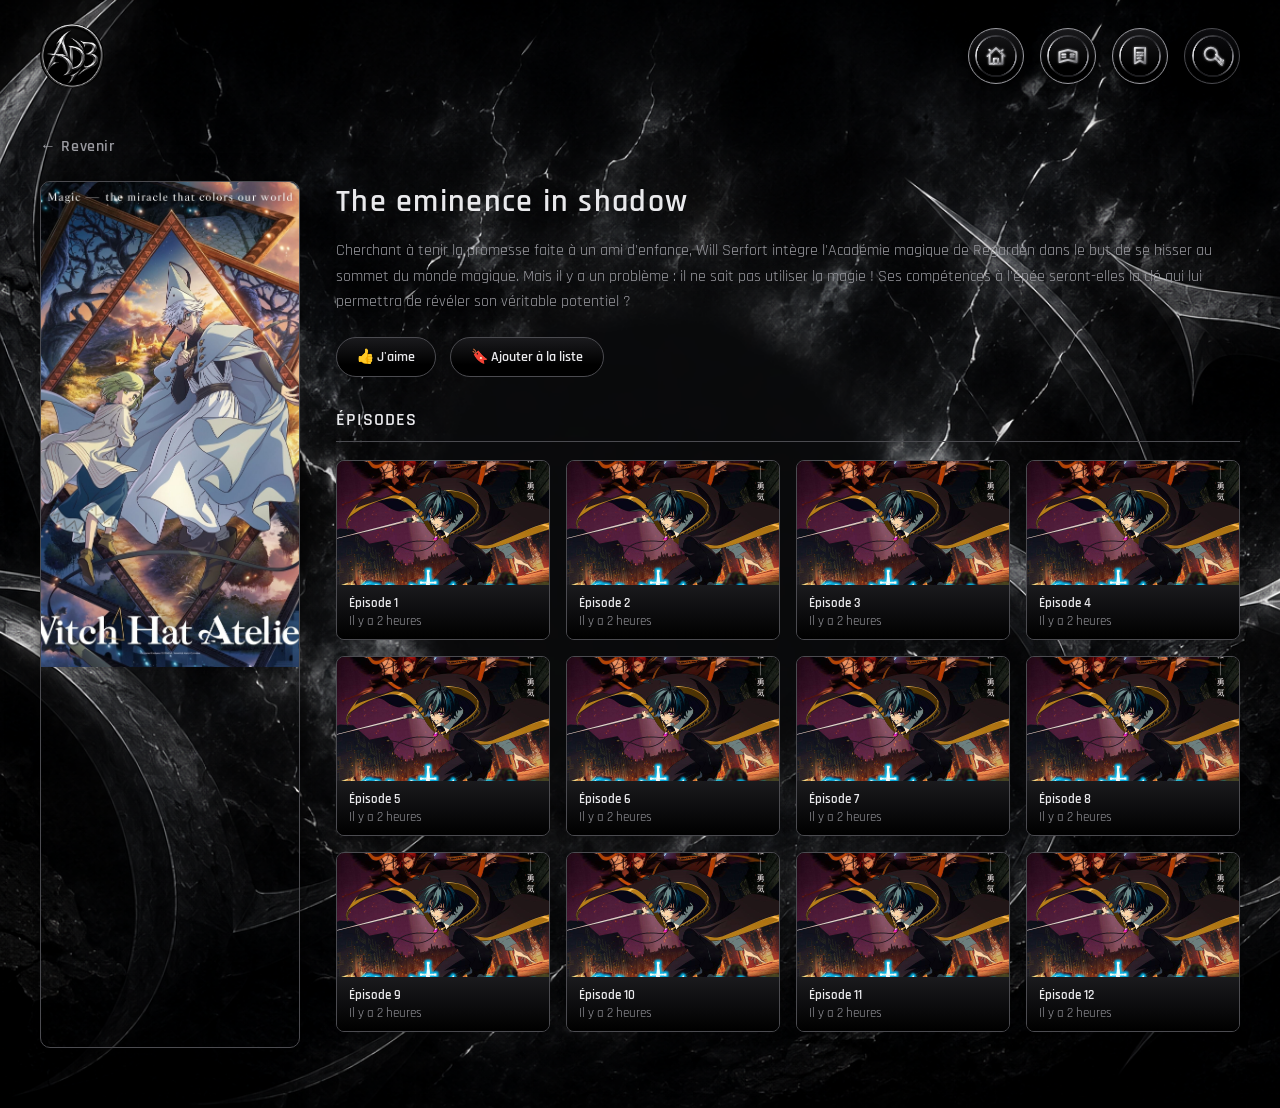
<file: Wistoria.html>
<!doctype html>
<html lang="en">
    <head>
        <meta charset="utf-8" />
        <title>Adbland — Wistoria</title>
        <link rel="stylesheet" href="style.css" />
    </head>

    <body>
        <header class="site-header">
            <div class="logo">
                <img src="logo-ADB-cropped.png" alt="logo ADB" />
            </div>

            <div class="site-header-right">
                <a href="index.html" class="adb-icon-btn" aria-label="Accueil">
                    <span class="adb-icon-ring" aria-hidden="true"></span>
                    <span class="adb-icon-glyph adb-home" aria-hidden="true">
                        <svg viewBox="0 0 28 28">
                            <defs>
                                <linearGradient id="adbChromeStrokeHome" x1="0%" y1="0%" x2="100%" y2="100%">
                                    <stop offset="0%" stop-color="#f2f2f4" />
                                    <stop offset="45%" stop-color="#9a9aa0" />
                                    <stop offset="55%" stop-color="#cfcfd2" />
                                    <stop offset="100%" stop-color="#6b6b70" />
                                </linearGradient>
                            </defs>
                            <path class="adb-stroke" d="M4 14 L14 5 L24 14" />
                            <path class="adb-stroke" d="M14 5 L14 1.6" stroke-width="1.4" />
                            <path class="adb-stroke" d="M19.3 9.3 L21.8 6.8 M8.7 9.3 L6.2 6.8" stroke-width="1.4" />
                            <path class="adb-stroke" d="M6.5 13 V23 H21.5 V13" />
                            <path class="adb-stroke" d="M11.5 23 V17 H16.5 V23" />
                        </svg>
                    </span>
                </a>

                <a href="catalogue.html" class="adb-icon-btn" aria-label="Catalogue">
                    <span class="adb-icon-ring" aria-hidden="true"></span>
                    <span class="adb-icon-glyph adb-catalogue" aria-hidden="true">
                        <svg viewBox="0 0 28 28">
                            <defs>
                                <linearGradient id="adbChromeStrokeCatalogue" x1="0%" y1="0%" x2="100%" y2="100%">
                                    <stop offset="0%" stop-color="#f2f2f4" />
                                    <stop offset="45%" stop-color="#9a9aa0" />
                                    <stop offset="55%" stop-color="#cfcfd2" />
                                    <stop offset="100%" stop-color="#6b6b70" />
                                </linearGradient>
                            </defs>
                            <path class="adb-stroke" d="M14 7 L4 9.5 V21 L14 18.5 L24 21 V9.5 L14 7 Z" />
                            <path class="adb-stroke" d="M14 7 V18.5" />
                            <path class="adb-stroke" d="M14 7 L14 3.6" stroke-width="1.4" />
                            <path
                                class="adb-stroke"
                                d="M11 12.2 H7.3 M11 15.3 H7.3 M20.7 12.2 H17 M20.7 15.3 H17"
                                stroke-width="1.4" />
                        </svg>
                    </span>
                </a>

                <a href="liste.html" class="adb-icon-btn" aria-label="Ma liste">
                    <span class="adb-icon-ring" aria-hidden="true"></span>
                    <span class="adb-icon-glyph adb-liste" aria-hidden="true">
                        <svg viewBox="0 0 28 28">
                            <defs>
                                <linearGradient id="adbChromeStrokeListe" x1="0%" y1="0%" x2="100%" y2="100%">
                                    <stop offset="0%" stop-color="#f2f2f4" />
                                    <stop offset="45%" stop-color="#9a9aa0" />
                                    <stop offset="55%" stop-color="#cfcfd2" />
                                    <stop offset="100%" stop-color="#6b6b70" />
                                </linearGradient>
                            </defs>
                            <path class="adb-stroke" d="M8 4.5 H20 V22.5 L14 19.5 L8 22.5 Z" />
                            <path class="adb-stroke" d="M14 4.5 L14 1.6" stroke-width="1.4" />
                            <path
                                class="adb-stroke"
                                d="M10.8 10 H17.2 M10.8 13.3 H17.2 M10.8 16.6 H15"
                                stroke-width="1.4" />
                        </svg>
                    </span>
                </a>

                <form class="adb-search" id="adbSearch" role="search">
                    <button
                        type="button"
                        class="adb-search-btn"
                        id="adbToggle"
                        aria-label="Ouvrir la recherche"
                        aria-expanded="false">
                        <span class="adb-icon-ring" aria-hidden="true"></span>
                        <span class="adb-glass" aria-hidden="true">
                            <svg viewBox="0 0 28 28">
                                <defs>
                                    <linearGradient id="adbChromeStroke" x1="0%" y1="0%" x2="100%" y2="100%">
                                        <stop offset="0%" stop-color="#f2f2f4" />
                                        <stop offset="45%" stop-color="#9a9aa0" />
                                        <stop offset="55%" stop-color="#cfcfd2" />
                                        <stop offset="100%" stop-color="#6b6b70" />
                                    </linearGradient>
                                </defs>
                                <circle class="adb-stroke" cx="11.5" cy="11.5" r="7.2" />
                                <path
                                    class="adb-stroke"
                                    d="M16.7 16.7
                                                     C 18.6 18.6, 20.4 20.3, 22.2 22.1
                                                     C 23.1 23, 24.4 23.4, 25.3 22.6
                                                     C 26.1 21.8, 25.8 20.5, 24.9 19.6
                                                     C 23.1 17.8, 19.6 14.3, 17.5 12.3" />
                                <path
                                    class="adb-stroke"
                                    d="M21.6 21.6 L24.6 24.6 M23.4 19.8 L25.9 19.0"
                                    stroke-width="1.4" />
                            </svg>
                        </span>
                    </button>

                    <input
                        class="adb-search-input"
                        id="adbInput"
                        type="text"
                        name="q"
                        placeholder="Rechercher…"
                        autocomplete="off" />
                </form>
            </div>
        </header>

        <main class="detail-page">
            <a href="index.html" class="back-link">&larr; Revenir</a>

            <div class="detail-layout">
                <div class="detail-poster">
                    <img
                        style="width: 320px; height: 485px; object-fit: cover"
                        src="wicht.jpg"
                        alt="Witch Hat Atelier" />
                </div>

                <div class="detail-body">
                    <h1>The eminence in shadow</h1>
                    <p class="description">
                       Cherchant à tenir la promesse faite à un ami d'enfance, Will Serfort intègre l'Académie magique de Regarden dans le but de se hisser au sommet du monde magique. Mais il y a un problème : il ne sait pas utiliser la magie ! Ses compétences à l'épée seront-elles la clé qui lui permettra de révéler son véritable potentiel ?
                   
                    <div class="detail-actions">
                        <button type="button" class="btn-like">👍 J'aime</button>
                        <button type="button" class="btn-addlist">🔖 Ajouter à la liste</button>
                    </div>

                    <h2>Épisodes</h2>
                    <div class="episode-grid">
                        <a href="atelier%20(1).mkv" class="episode-thumb-link">
                            <img src="wistoria.jpg" alt="Épisode 1" />
                            <div class="episode-thumb-meta">
                                <strong>Épisode 1</strong>
                                Il y a 2 heures
                            </div>
                        </a>
                        <a href="episode2.html" class="episode-thumb-link">
                            <img src="wistoria.jpg" alt="Épisode 2" />
                            <div class="episode-thumb-meta">
                                <strong>Épisode 2</strong>
                                Il y a 2 heures
                            </div>
                        </a>
                        <a href="episode3.html" class="episode-thumb-link">
                            <img src="wistoria.jpg" alt="Épisode 3" />
                            <div class="episode-thumb-meta">
                                <strong>Épisode 3</strong>
                                Il y a 2 heures
                            </div>
                        </a>
                        <a href="episode4.html" class="episode-thumb-link">
                            <img src="wistoria.jpg" alt="Épisode 4" />
                            <div class="episode-thumb-meta">
                                <strong>Épisode 4</strong>
                                Il y a 2 heures
                            </div>
                        </a>
                        <a href="episode5.html" class="episode-thumb-link">
                            <img src="wistoria.jpg" alt="Épisodewistoria.jpg 5" />
                            <div class="episode-thumb-meta">
                                <strong>Épisode 5</strong>
                                Il y a 2 heures
                            </div>
                        </a>
                        <a href="episode6.html" class="episode-thumb-link">
                            <img src="wistoria.jpg" alt="Épisode 6" />
                            <div class="episode-thumb-meta">
                                <strong>Épisode 6</strong>
                                Il y a 2 heures
                            </div>
                        </a>
                        <a href="episode7.html" class="episode-thumb-link">
                            <img src="wistoria.jpg" alt="Épisode 7" />
                            <div class="episode-thumb-meta">
                                <strong>Épisode 7</strong>
                                Il y a 2 heures
                            </div>
                        </a>
                        <a href="episode8.html" class="episode-thumb-link">
                            <img src="wistoria.jpg" alt="Épisode 8" />
                            <div class="episode-thumb-meta">
                                <strong>Épisode 8</strong>
                                Il y a 2 heures
                            </div>
                        </a>
                        <a href="wicht%20atelier%209.mkv" class="episode-thumb-link">
                            <img src="wistoria.jpg" alt="Épisode 9" />
                            <div class="episode-thumb-meta">
                                <strong>Épisode 9</strong>
                                Il y a 2 heures
                            </div>
                        </a>
                        <a href="10.mkv" class="episode-thumb-link">
                            <img src="wistoria.jpg" alt="Épisode 10" />
                            <div class="episode-thumb-meta">
                                <strong>Épisode 10</strong>
                                Il y a 2 heures
                            </div>
                        </a>
                        <a href="11.mkv" class="episode-thumb-link">
                            <img src="wistoria.jpg" alt="Épisode 11" />
                            <div class="episode-thumb-meta">
                                <strong>Épisode 11</strong>
                                Il y a 2 heures
                            </div>
                        </a>
                        <a href="atelier.mkv" class="episode-thumb-link">
                            <img src="wistoria.jpg" alt="Épisode 12" />
                            <div class="episode-thumb-meta">
                                <strong>Épisode 12</strong>
                                Il y a 2 heures
                                
                            </div>
                        </a>
                        <a href=""></a>
                    </div>
                </div>
            </div>
        </main>

    
        <script src="adb-catalog.js"></script>
        <script src="adb-search.js"></script>
        <script src="adb-list.js"></script><script src="adb-search.js"></script>
    </body>
</html>
</file>
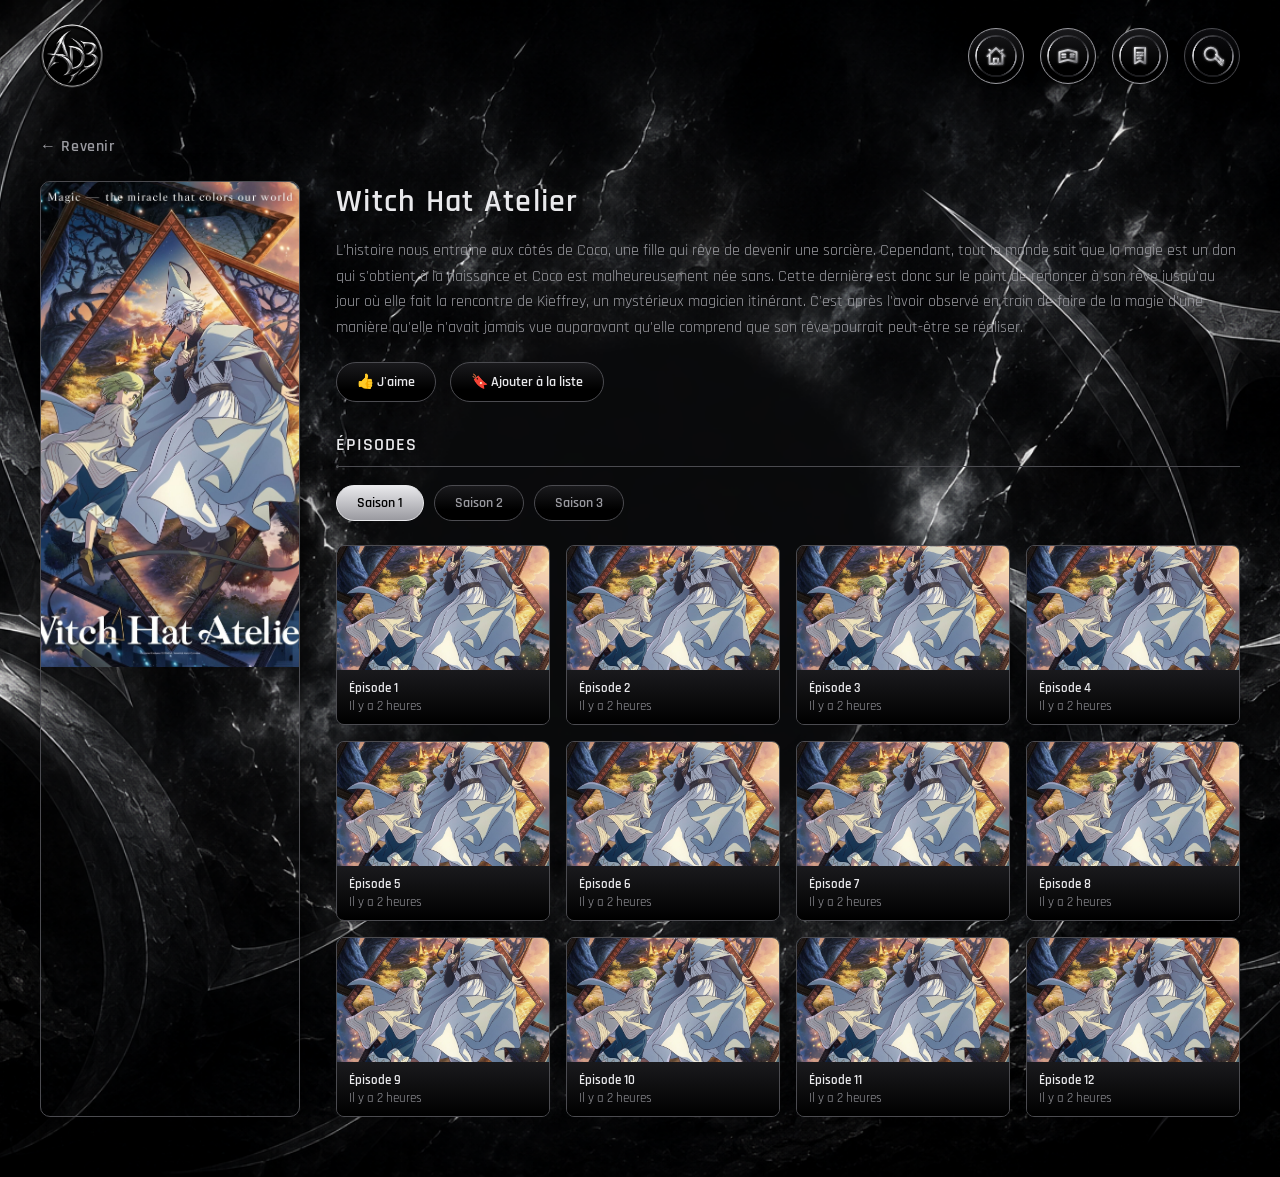
<file: witch-hat-atelier.html>
<!doctype html>
<html lang="en">
<head>
    <meta charset="utf-8">
    <title>Adbland — Witch Hat Atelier</title>
    <link rel="stylesheet" href="style.css">
</head>

<body>
    <header class="site-header">
        <div class="logo">
            <img src="logo-ADB-cropped.png" alt="logo ADB">
        </div>

        <div class="site-header-right">
            <a href="index.html" class="adb-icon-btn" aria-label="Accueil">
                <span class="adb-icon-ring" aria-hidden="true"></span>
                <span class="adb-icon-glyph adb-home" aria-hidden="true">
                    <svg viewBox="0 0 28 28">
                        <defs><linearGradient id="adbChromeStrokeHome" x1="0%" y1="0%" x2="100%" y2="100%">
                            <stop offset="0%" stop-color="#f2f2f4"/><stop offset="45%" stop-color="#9a9aa0"/>
                            <stop offset="55%" stop-color="#cfcfd2"/><stop offset="100%" stop-color="#6b6b70"/>
                        </linearGradient></defs>
                        <path class="adb-stroke" d="M4 14 L14 5 L24 14"/>
                        <path class="adb-stroke" d="M14 5 L14 1.6" stroke-width="1.4"/>
                        <path class="adb-stroke" d="M19.3 9.3 L21.8 6.8 M8.7 9.3 L6.2 6.8" stroke-width="1.4"/>
                        <path class="adb-stroke" d="M6.5 13 V23 H21.5 V13"/>
                        <path class="adb-stroke" d="M11.5 23 V17 H16.5 V23"/>
                    </svg>
                </span>
            </a>

            <a href="catalogue.html" class="adb-icon-btn" aria-label="Catalogue">
                <span class="adb-icon-ring" aria-hidden="true"></span>
                <span class="adb-icon-glyph adb-catalogue" aria-hidden="true">
                    <svg viewBox="0 0 28 28">
                        <defs><linearGradient id="adbChromeStrokeCatalogue" x1="0%" y1="0%" x2="100%" y2="100%">
                            <stop offset="0%" stop-color="#f2f2f4"/><stop offset="45%" stop-color="#9a9aa0"/>
                            <stop offset="55%" stop-color="#cfcfd2"/><stop offset="100%" stop-color="#6b6b70"/>
                        </linearGradient></defs>
                        <path class="adb-stroke" d="M14 7 L4 9.5 V21 L14 18.5 L24 21 V9.5 L14 7 Z"/>
                        <path class="adb-stroke" d="M14 7 V18.5"/>
                        <path class="adb-stroke" d="M14 7 L14 3.6" stroke-width="1.4"/>
                        <path class="adb-stroke" d="M11 12.2 H7.3 M11 15.3 H7.3 M20.7 12.2 H17 M20.7 15.3 H17" stroke-width="1.4"/>
                    </svg>
                </span>
            </a>

            <a href="liste.html" class="adb-icon-btn" aria-label="Ma liste">
                <span class="adb-icon-ring" aria-hidden="true"></span>
                <span class="adb-icon-glyph adb-liste" aria-hidden="true">
                    <svg viewBox="0 0 28 28">
                        <defs><linearGradient id="adbChromeStrokeListe" x1="0%" y1="0%" x2="100%" y2="100%">
                            <stop offset="0%" stop-color="#f2f2f4"/><stop offset="45%" stop-color="#9a9aa0"/>
                            <stop offset="55%" stop-color="#cfcfd2"/><stop offset="100%" stop-color="#6b6b70"/>
                        </linearGradient></defs>
                        <path class="adb-stroke" d="M8 4.5 H20 V22.5 L14 19.5 L8 22.5 Z"/>
                        <path class="adb-stroke" d="M14 4.5 L14 1.6" stroke-width="1.4"/>
                        <path class="adb-stroke" d="M10.8 10 H17.2 M10.8 13.3 H17.2 M10.8 16.6 H15" stroke-width="1.4"/>
                    </svg>
                </span>
            </a>

            <form class="adb-search" id="adbSearch" role="search">
                <button type="button" class="adb-search-btn" id="adbToggle" aria-label="Ouvrir la recherche" aria-expanded="false">
                    <span class="adb-icon-ring" aria-hidden="true"></span>
                    <span class="adb-glass" aria-hidden="true">
                        <svg viewBox="0 0 28 28">
                            <defs><linearGradient id="adbChromeStroke" x1="0%" y1="0%" x2="100%" y2="100%">
                                <stop offset="0%" stop-color="#f2f2f4"/><stop offset="45%" stop-color="#9a9aa0"/>
                                <stop offset="55%" stop-color="#cfcfd2"/><stop offset="100%" stop-color="#6b6b70"/>
                            </linearGradient></defs>
                            <circle class="adb-stroke" cx="11.5" cy="11.5" r="7.2"/>
                            <path class="adb-stroke" d="M16.7 16.7 C 18.6 18.6, 20.4 20.3, 22.2 22.1 C 23.1 23, 24.4 23.4, 25.3 22.6 C 26.1 21.8, 25.8 20.5, 24.9 19.6 C 23.1 17.8, 19.6 14.3, 17.5 12.3"/>
                            <path class="adb-stroke" d="M21.6 21.6 L24.6 24.6 M23.4 19.8 L25.9 19.0" stroke-width="1.4"/>
                        </svg>
                    </span>
                </button>
                <input class="adb-search-input" id="adbInput" type="text" name="q" placeholder="Rechercher…" autocomplete="off"/>
            </form>
        </div>
    </header>

    <main class="detail-page">
        <a href="index.html" class="back-link">&larr; Revenir</a>

        <div class="detail-layout">

            <!-- AFFICHE -->
            <div class="detail-poster">
                <img style="width:320px;height:485px;object-fit:cover" src="wicht.jpg" alt="Witch Hat Atelier">
            </div>

            <!-- INFOS + ÉPISODES -->
            <div class="detail-body">
                <h1>Witch Hat Atelier</h1>
                <p class="description">
                    L'histoire nous entraîne aux côtés de Coco, une fille qui rêve de devenir une sorcière.
                    Cependant, tout le monde sait que la magie est un don qui s'obtient à la naissance et Coco est
                    malheureusement née sans. Cette dernière est donc sur le point de renoncer à son rêve jusqu'au
                    jour où elle fait la rencontre de Kieffrey, un mystérieux magicien itinérant. C'est après
                    l'avoir observé en train de faire de la magie d'une manière qu'elle n'avait jamais vue
                    auparavant qu'elle comprend que son rêve pourrait peut-être se réaliser.
                </p>

                <div class="detail-actions">
                    <button type="button" class="btn-like">👍 J'aime</button>
                    <button type="button" class="btn-addlist"
                        data-title="Witch Hat Atelier"
                        data-poster="wicht.jpg"
                        data-href="witch-hat-atelier.html">🔖 Ajouter à la liste</button>
                </div>

                <h2>Épisodes</h2>

                <!-- ONGLETS SAISONS -->
                <div class="saisons-tabs">
                    <button class="saison-tab is-active" data-saison="1">Saison 1</button>
                    <button class="saison-tab" data-saison="2">Saison 2</button>
                    <button class="saison-tab" data-saison="3">Saison 3</button>
                </div>

                <!-- SAISON 1 -->
                <div class="saison-panel is-active" data-saison="1">
                    <a href="atelier (1).mkv" class="episode-thumb-link">
                        <img src="wicht.jpg" alt="Épisode 1">
                        <div class="episode-thumb-meta"><strong>Épisode 1</strong>Il y a 2 heures</div>
                    </a>
                    <a href="episode2.html" class="episode-thumb-link">
                        <img src="wicht.jpg" alt="Épisode 2">
                        <div class="episode-thumb-meta"><strong>Épisode 2</strong>Il y a 2 heures</div>
                    </a>
                    <a href="episode3.html" class="episode-thumb-link">
                        <img src="wicht.jpg" alt="Épisode 3">
                        <div class="episode-thumb-meta"><strong>Épisode 3</strong>Il y a 2 heures</div>
                    </a>
                    <a href="episode4.html" class="episode-thumb-link">
                        <img src="wicht.jpg" alt="Épisode 4">
                        <div class="episode-thumb-meta"><strong>Épisode 4</strong>Il y a 2 heures</div>
                    </a>
                    <a href="episode5.html" class="episode-thumb-link">
                        <img src="wicht.jpg" alt="Épisode 5">
                        <div class="episode-thumb-meta"><strong>Épisode 5</strong>Il y a 2 heures</div>
                    </a>
                    <a href="episode6.html" class="episode-thumb-link">
                        <img src="wicht.jpg" alt="Épisode 6">
                        <div class="episode-thumb-meta"><strong>Épisode 6</strong>Il y a 2 heures</div>
                    </a>
                    <a href="episode7.html" class="episode-thumb-link">
                        <img src="wicht.jpg" alt="Épisode 7">
                        <div class="episode-thumb-meta"><strong>Épisode 7</strong>Il y a 2 heures</div>
                    </a>
                    <a href="episode8.html" class="episode-thumb-link">
                        <img src="wicht.jpg" alt="Épisode 8">
                        <div class="episode-thumb-meta"><strong>Épisode 8</strong>Il y a 2 heures</div>
                    </a>
                    <a href="wicht atelier 9.mkv" class="episode-thumb-link">
                        <img src="wicht.jpg" alt="Épisode 9">
                        <div class="episode-thumb-meta"><strong>Épisode 9</strong>Il y a 2 heures</div>
                    </a>
                    <a href="10.mkv" class="episode-thumb-link">
                        <img src="wicht.jpg" alt="Épisode 10">
                        <div class="episode-thumb-meta"><strong>Épisode 10</strong>Il y a 2 heures</div>
                    </a>
                    <a href="11.mkv" class="episode-thumb-link">
                        <img src="wicht.jpg" alt="Épisode 11">
                        <div class="episode-thumb-meta"><strong>Épisode 11</strong>Il y a 2 heures</div>
                    </a>
                    <a href="atelier.mkv" class="episode-thumb-link">
                        <img src="wicht.jpg" alt="Épisode 12">
                        <div class="episode-thumb-meta"><strong>Épisode 12</strong>Il y a 2 heures</div>
                    </a>
                </div><!-- fin saison-panel 1 -->

                <!-- SAISON 2 -->
                <div class="saison-panel" data-saison="2">
                    <a href="11.mkv" class="episode-thumb-link">
                        <img src="wicht.jpg" alt="Épisode 1">
                        <div class="episode-thumb-meta"><strong>Épisode 1</strong>Il y a 2 heures</div>
                    </a>
                    <a href="atelier.mkv" class="episode-thumb-link">
                        <img src="wicht.jpg" alt="Épisode 2">
                        <div class="episode-thumb-meta"><strong>Épisode 2</strong>Il y a 2 heures</div>
                    </a>
                </div><!-- fin saison-panel 2 -->

                <!-- SAISON 3 (vide pour l'instant) -->
                <div class="saison-panel" data-saison="3">
                    <p style="color:var(--chrome-2);font-family:'Rajdhani',sans-serif;">
                        Bientôt disponible.
                    </p>
                </div><!-- fin saison-panel 3 -->

            </div><!-- fin detail-body -->
        </div><!-- fin detail-layout -->
    </main>

    <script src="adb-catalog.js"></script>
    <script src="adb-search.js"></script>
    <script src="adb-list.js"></script>
    <script src="adb-player.js"></script>
    <script src="episod.js"></script>
</body>
</html>
</file>
<file: style.css>
/* ============================================
   ADB — style.css
   ============================================ */

@import url('https://fonts.googleapis.com/css2?family=Rajdhani:wght@500;600&display=swap');

:root{
  --void:#000000;
  --gunmetal:#0d0d10;
  --chrome-1:#e9e9ec;
  --chrome-2:#9a9aa0;
  --chrome-3:#4b4b50;
  --chrome-4:#1c1c1f;
  --glow:#cfd8e3;
  --glow-soft: rgba(207,216,227,0.35);
}

* {
  box-sizing: border-box;
}

html, body{
  margin: 0;
  min-height: 100%;
}

body{
  background-color: #000;
  background-image: url("fond-site-ADB.png");
  background-repeat: no-repeat;
  background-size: cover;
  background-position: center;
  background-attachment: fixed;
  font-family: 'Rajdhani', sans-serif;
  width: 100%;
  min-height: 100vh;
}

html{
  background-color: #000; /* évite le flash blanc au chargement / changement de page */
}

/* ---------- HEADER : logo à gauche, accueil + catalogue + ma liste + recherche groupés à droite ---------- */
.site-header{
  display: flex;
  align-items: center;
  justify-content: space-between;
  gap: 24px;
  padding: 24px 40px;
  flex-wrap: nowrap;
}

.site-header-right{
  display: flex;
  align-items: center;
  gap: 16px;
  flex-wrap: nowrap;
}

.site-header .logo{
  flex: 0 0 auto;
}

.site-header .logo img{
  display: block;
  width: 64px;
  height: 64px;
  border-radius: 100px;
  object-fit: contain;
  background: #000;
}

@media (max-width: 700px){
  .site-header{
    flex-direction: column;
    align-items: flex-start;
    gap: 16px;
    padding: 20px;
  }
  .site-header-right{
    width: 100%;
  }
  .adb-search.is-open{
    width: 100%;
  }
}

/* ---------- BOUTONS RONDS (Accueil / Catalogue / Ma liste) ---------- */
.adb-icon-btn{
  flex: 0 0 56px;
  width: 56px;
  height: 56px;
  border-radius: 50%;
  border: 1px solid var(--chrome-2);
  background: linear-gradient(180deg, #1a1a1d, #000 70%);
  display: flex;
  align-items: center;
  justify-content: center;
  cursor: pointer;
  position: relative;
  text-decoration: none;
  box-shadow:
    0 0 0 1px rgba(255,255,255,0.04) inset,
    0 2px 14px rgba(0,0,0,0.8);
  transition: box-shadow .4s ease, border-color .4s ease;
}

.adb-icon-btn:hover,
.adb-icon-btn:focus-visible{
  border-color: var(--chrome-1);
  box-shadow:
    0 0 0 1px rgba(255,255,255,0.06) inset,
    0 4px 24px rgba(0,0,0,0.9),
    0 0 18px 1px var(--glow-soft);
}

.adb-icon-btn:focus-visible{
  outline: 2px solid var(--chrome-1);
  outline-offset: 3px;
}

/* anneau toujours visible, pas seulement au survol */
.adb-icon-ring{
  filter: drop-shadow(0 0 1.5px rgba(207,216,227,0.45));
}
.adb-icon-btn:hover .adb-icon-ring{
  filter: drop-shadow(0 0 4px var(--glow));
}

.adb-icon-btn .adb-icon-glyph{
  position: relative;
  z-index: 2;
  width: 24px;
  height: 24px;
  /* taille fixe : pas d'agrandissement au survol/clic */
}

.adb-icon-glyph svg{
  width: 100%;
  height: 100%;
  display: block;
  overflow: visible;
}

.adb-icon-glyph .adb-stroke{
  fill:none;
  stroke-width: 2.2;
  stroke-linecap: round;
  stroke-linejoin: round;
  /* glow permanent léger pour que le trait se détache du fond noir */
  filter: drop-shadow(0 0 1.5px rgba(233,233,236,0.55));
  transition: filter .4s ease;
}
.adb-icon-btn:hover .adb-icon-glyph .adb-stroke{
  filter: drop-shadow(0 0 4px var(--glow));
}

.adb-home .adb-stroke{ stroke: url(#adbChromeStrokeHome); }
.adb-catalogue .adb-stroke{ stroke: url(#adbChromeStrokeCatalogue); }
.adb-liste .adb-stroke{ stroke: url(#adbChromeStrokeListe); }

/* ---------- CONTENU GÉNÉRIQUE DE PAGE ---------- */
.catalogue-content{
  padding: 20px 40px 60px;
  color: var(--chrome-1);
  font-family: 'Rajdhani', sans-serif;
}
.catalogue-content h1{
  font-weight: 600;
  letter-spacing: .06em;
  text-transform: uppercase;
  color: var(--chrome-1);
  border-bottom: 1px solid var(--chrome-3);
  padding-bottom: 12px;
}
.catalogue-content p{
  color: var(--chrome-2);
}

/* ---------- BOUTON DE RECHERCHE ---------- */
.adb-search{
  position:relative;
  display:flex;
  align-items:center;
  height:56px;
  border-radius:999px;
  background: linear-gradient(180deg, var(--gunmetal), #000 70%);
  border: 1px solid var(--chrome-3);
  box-shadow:
    0 0 0 1px rgba(255,255,255,0.02) inset,
    0 2px 14px rgba(0,0,0,0.8);
  transition: width .5s cubic-bezier(.2,.9,.25,1), box-shadow .4s ease, border-color .4s ease;
  width:56px;
  flex-shrink: 0;
}

.adb-search.is-open{
  width:340px;
  border-color: var(--chrome-1);
  box-shadow:
    0 0 0 1px rgba(255,255,255,0.04) inset,
    0 4px 24px rgba(0,0,0,0.9),
    0 0 18px 1px var(--glow-soft);
}

.adb-search::before{
  content:"";
  position:absolute;
  inset:-1px;
  border-radius:999px;
  padding:1px;
  background: conic-gradient(from 0deg,
    transparent 0deg,
    var(--glow) 8deg,
    transparent 20deg,
    transparent 360deg);
  -webkit-mask: linear-gradient(#000 0 0) content-box, linear-gradient(#000 0 0);
  -webkit-mask-composite: xor;
  mask-composite: exclude;
  opacity:0;
  transition: opacity .3s ease;
  animation: adb-trace 3.2s linear infinite;
  pointer-events:none;
}
.adb-search:hover::before,
.adb-search.is-open::before{
  opacity:1;
}
@keyframes adb-trace{
  to{ transform: rotate(360deg); }
}

.adb-search-btn{
  flex: 0 0 56px;
  width:56px;
  height:56px;
  border-radius:50%;
  border:none;
  background:transparent;
  display:flex;
  align-items:center;
  justify-content:center;
  cursor:pointer;
  position:relative;
  z-index:2;
  padding:0;
}

.adb-search-btn:focus-visible{
  outline: 2px solid var(--chrome-1);
  outline-offset: 3px;
}

.adb-icon-ring{
  position:absolute;
  width:42px;
  height:42px;
  border-radius:50%;
  background: conic-gradient(from 220deg,
    var(--chrome-4), var(--chrome-1) 18%, var(--chrome-3) 32%,
    var(--chrome-4) 50%, var(--chrome-2) 68%, var(--chrome-4) 85%, var(--chrome-4));
  -webkit-mask: radial-gradient(farthest-side, transparent calc(100% - 2px), #000 calc(100% - 1.5px));
          mask: radial-gradient(farthest-side, transparent calc(100% - 2px), #000 calc(100% - 1.5px));
  transition: filter .4s ease;
}
.adb-search-btn:hover .adb-icon-ring,
.adb-search.is-open .adb-icon-ring{
  filter: drop-shadow(0 0 4px var(--glow));
}

.adb-glass{
  position:relative;
  z-index:2;
  width:24px;
  height:24px;
  /* taille fixe : pas d'agrandissement au survol/clic */
}

.adb-glass svg{
  width:100%;
  height:100%;
  display:block;
  overflow:visible;
}

.adb-glass .adb-stroke{
  fill:none;
  stroke:url(#adbChromeStroke);
  stroke-width:2.2;
  stroke-linecap:round;
  stroke-linejoin:round;
  filter: drop-shadow(0 0 1.5px rgba(233,233,236,0.55));
  transition: filter .4s ease;
}
.adb-search-btn:hover .adb-stroke,
.adb-search.is-open .adb-stroke{
  filter: drop-shadow(0 0 4px var(--glow));
}

.adb-search-input{
  flex:1;
  height:100%;
  min-width:0;
  background:transparent;
  border:none;
  outline:none;
  color: var(--chrome-1);
  font-family:'Rajdhani', sans-serif;
  font-weight:600;
  font-size:16px;
  letter-spacing:.04em;
  padding-right:18px;
  opacity:0;
  transition: opacity .3s ease .15s;
}
.adb-search.is-open .adb-search-input{ opacity:1; }

.adb-search-input::placeholder{
  color:#6c6c72;
  font-weight:500;
  text-transform:uppercase;
  font-size:13px;
  letter-spacing:.18em;
}

/* ---------- RÉSULTATS DE RECHERCHE EN DIRECT ---------- */
.adb-search-results{
  position: absolute;
  top: calc(100% + 10px);
  right: 0;
  width: 320px;
  max-height: 360px;
  overflow-y: auto;
  background: linear-gradient(180deg, #141416, #000);
  border: 1px solid var(--chrome-3);
  border-radius: 14px;
  box-shadow: 0 10px 30px rgba(0,0,0,0.85);
  display: none;
  flex-direction: column;
  padding: 8px;
  gap: 4px;
  z-index: 50;
}
.adb-search-results.is-visible{
  display: flex;
}

.adb-search-result{
  display: flex;
  align-items: center;
  gap: 12px;
  padding: 8px;
  border-radius: 8px;
  text-decoration: none;
  color: var(--chrome-1);
  font-family: 'Rajdhani', sans-serif;
  font-weight: 600;
  font-size: 14px;
  transition: background .2s ease;
}
.adb-search-result:hover{
  background: rgba(255,255,255,0.06);
}
.adb-search-result img{
  width: 40px;
  height: 56px;
  object-fit: cover;
  border-radius: 4px;
  flex: 0 0 auto;
  border: 1px solid var(--chrome-3);
}

.adb-search-empty{
  margin: 0;
  padding: 14px 10px;
  color: var(--chrome-2);
  font-family: 'Rajdhani', sans-serif;
  font-size: 13px;
  text-align: center;
}

/* ============================================
   VIGNETTE ACCUEIL — juste l'image, cliquable
   ============================================ */
.poster-grid{
  display: flex;
  flex-wrap: wrap;
  gap: 24px;
  padding: 10px 40px 60px;
}

.poster-card{
  display: block;
  position: relative;
  width: 150px;
  text-decoration: none;
  border-radius: 8px;
  overflow: hidden;
  border: 1px solid var(--chrome-3);
  box-shadow: 0 6px 20px rgba(0,0,0,0.7);
  transition: border-color .3s ease, box-shadow .3s ease, transform .2s ease;
}
.poster-card:hover{
  border-color: var(--chrome-1);
  box-shadow: 0 6px 20px rgba(0,0,0,0.85), 0 0 18px var(--glow-soft);
  transform: translateY(-3px);
}

.poster-card img{
  display: block;
  width: 100%;
  height: 210px;
  object-fit: cover;
}

.poster-card-title{
  display: block;
  padding: 8px 10px;
  background: linear-gradient(180deg, #1a1a1d, #000);
  color: var(--chrome-1);
  font-family: 'Rajdhani', sans-serif;
  font-weight: 600;
  font-size: 13px;
  letter-spacing: .03em;
}

/* ============================================
   FICHE (page d'accueil) — affiche + titre + description + boutons
   ============================================ */
.hero-card{
  display: flex;
  gap: 32px;
  padding: 20px 40px 40px;
  align-items: flex-start;
  flex-wrap: wrap;
}

.hero-card .poster-link{
  flex: 0 0 auto;
  display: block;
  border-radius: 10px;
  overflow: hidden;
  border: 1px solid var(--chrome-3);
  box-shadow: 0 8px 30px rgba(0,0,0,0.7);
  transition: border-color .3s ease, box-shadow .3s ease;
}
.hero-card .poster-link:hover{
  border-color: var(--chrome-1);
  box-shadow: 0 8px 30px rgba(0,0,0,0.85), 0 0 24px var(--glow-soft);
}
.hero-card .poster-link img{
  display: block;
  width: 260px;
  height: 360px;
  object-fit: cover;
}

.hero-info{
  flex: 1 1 380px;
  min-width: 280px;
  color: var(--chrome-1);
}

.hero-info h1{
  margin: 4px 0 16px;
  font-size: 2.2rem;
  font-weight: 600;
  letter-spacing: .04em;
  background: linear-gradient(180deg, #f2f2f4, #9a9aa0 45%, #cfcfd2 55%, #6b6b70);
  -webkit-background-clip: text;
  background-clip: text;
  color: transparent;
}

.hero-info p.description{
  color: var(--chrome-2);
  line-height: 1.6;
  max-width: 65ch;
  margin-bottom: 20px;
}

.tag-list{
  display: flex;
  gap: 10px;
  flex-wrap: wrap;
  margin-bottom: 24px;
  list-style: none;
  padding: 0;
}
.tag-list li{
  padding: 6px 16px;
  border-radius: 999px;
  border: 1px solid var(--chrome-3);
  background: linear-gradient(180deg, #1a1a1d, #000 70%);
  color: var(--chrome-2);
  font-size: 13px;
  letter-spacing: .04em;
}

.action-row{
  display: flex;
  gap: 14px;
  flex-wrap: wrap;
}

.btn-watch, .btn-surprise{
  display: inline-flex;
  align-items: center;
  gap: 10px;
  padding: 12px 26px;
  border-radius: 999px;
  font-family: 'Rajdhani', sans-serif;
  font-weight: 600;
  font-size: 15px;
  letter-spacing: .04em;
  text-decoration: none;
  cursor: pointer;
  transition: border-color .3s ease, box-shadow .3s ease, transform .15s ease;
}

.btn-watch{
  background: linear-gradient(180deg, var(--chrome-1), var(--chrome-2));
  color: #000;
  border: 1px solid var(--chrome-1);
}
.btn-watch:hover{
  box-shadow: 0 0 18px var(--glow-soft);
}

.btn-surprise{
  background: linear-gradient(180deg, #1a1a1d, #000 70%);
  color: var(--chrome-1);
  border: 1px solid var(--chrome-3);
}
.btn-surprise:hover{
  border-color: var(--chrome-1);
  box-shadow: 0 0 18px var(--glow-soft);
}

/* ============================================
   CARROUSEL — derniers épisodes
   ============================================ */
.episode-section{
  padding: 10px 40px 60px;
}

.episode-section h2{
  color: var(--chrome-1);
  font-size: 1.3rem;
  font-weight: 600;
  letter-spacing: .06em;
  text-transform: uppercase;
  margin-bottom: 18px;
  border-bottom: 1px solid var(--chrome-3);
  padding-bottom: 10px;
}

.episode-carousel{
  display: flex;
  gap: 18px;
  overflow-x: auto;
  padding-bottom: 8px;
  scrollbar-width: thin;
  scrollbar-color: var(--chrome-3) transparent;
}

.episode-thumb-link{
  flex: 0 0 220px;
  display: block;
  border-radius: 8px;
  overflow: hidden;
  border: 1px solid var(--chrome-3);
  text-decoration: none;
  position: relative;
  cursor: pointer;
  /* reset des styles par défaut de <button> */
  background: none;
  padding: 0;
  margin: 0;
  font: inherit;
  text-align: left;
  transition: border-color .3s ease, box-shadow .3s ease, transform .2s ease;
}
.episode-thumb-link:hover{
  border-color: var(--chrome-1);
  box-shadow: 0 0 16px var(--glow-soft);
  transform: translateY(-3px);
}

.episode-thumb-link.is-playing{
  border-color: var(--chrome-1);
  box-shadow: 0 0 18px var(--glow-soft);
}
.episode-thumb-link.is-playing .episode-thumb-meta strong::before{
  content: "▶ ";
}

.episode-thumb-link img{
  display: block;
  width: 100%;
  height: 124px;
  object-fit: cover;
}

.episodes-heading{
  font-size: 1.1rem;
  font-weight: 600;
  letter-spacing: .06em;
  text-transform: uppercase;
  color: var(--chrome-1);
  border-bottom: 1px solid var(--chrome-3);
  padding-bottom: 10px;
  margin: 28px 0 18px;
}

.episode-thumb-meta{
  padding: 10px 12px;
  background: linear-gradient(180deg, #1a1a1d, #000);
  color: var(--chrome-2);
  font-size: 13px;
}
.episode-thumb-meta strong{
  display: block;
  color: var(--chrome-1);
  font-weight: 600;
  margin-bottom: 2px;
}

/* ============================================
   PAGE DÉTAIL (ex: witch-hat-atelier.html)
   ============================================ */
.detail-page{
  padding: 24px 40px 60px;
  color: var(--chrome-1);
}

.back-link{
  display: inline-flex;
  align-items: center;
  gap: 8px;
  color: var(--chrome-2);
  text-decoration: none;
  font-weight: 600;
  letter-spacing: .04em;
  margin-bottom: 24px;
  transition: color .3s ease;
}
.back-link:hover{ color: var(--chrome-1); }

.detail-layout{
  display: flex;
  gap: 36px;
  flex-wrap: wrap;
}

.detail-poster{
  flex: 0 0 auto;
  width: 260px;
  border-radius: 10px;
  overflow: hidden;
  border: 1px solid var(--chrome-3);
  box-shadow: 0 8px 30px rgba(0,0,0,0.7);
}
.detail-poster img{
  display: block;
  width: 100%;
  height: auto;
}

.detail-body{
  flex: 1 1 380px;
  min-width: 280px;
}

.detail-body h1{
  font-size: 2rem;
  font-weight: 600;
  letter-spacing: .04em;
  margin: 0 0 12px;
  color: var(--chrome-1);
}

.detail-body p.description{
  color: var(--chrome-2);
  line-height: 1.6;
  margin-bottom: 22px;
}

.detail-actions{
  display: flex;
  gap: 14px;
  margin-bottom: 32px;
}

.btn-like, .btn-addlist{
  display: inline-flex;
  align-items: center;
  gap: 8px;
  padding: 10px 20px;
  border-radius: 999px;
  border: 1px solid var(--chrome-3);
  background: linear-gradient(180deg, #1a1a1d, #000 70%);
  color: var(--chrome-1);
  font-family: 'Rajdhani', sans-serif;
  font-weight: 600;
  font-size: 14px;
  cursor: pointer;
  transition: border-color .3s ease, box-shadow .3s ease;
}
.btn-like:hover, .btn-addlist:hover{
  border-color: var(--chrome-1);
  box-shadow: 0 0 14px var(--glow-soft);
}

.btn-addlist.is-active{
  background: linear-gradient(180deg, var(--chrome-1), var(--chrome-2));
  color: #000;
  border-color: var(--chrome-1);
}

.empty-list{
  color: var(--chrome-2);
}

/* ============================================
   FILTRES PAR THÈME (catalogue.html)
   ============================================ */
.theme-filters{
  display: flex;
  flex-wrap: wrap;
  gap: 10px;
  margin: 18px 0 30px;
}

.theme-filter{
  padding: 8px 18px;
  border-radius: 999px;
  border: 1px solid var(--chrome-3);
  background: linear-gradient(180deg, #1a1a1d, #000 70%);
  color: var(--chrome-2);
  font-family: 'Rajdhani', sans-serif;
  font-weight: 600;
  font-size: 14px;
  letter-spacing: .03em;
  cursor: pointer;
  transition: border-color .3s ease, box-shadow .3s ease, color .3s ease;
}
.theme-filter:hover{
  border-color: var(--chrome-1);
  color: var(--chrome-1);
}
.theme-filter.is-active{
  background: linear-gradient(180deg, var(--chrome-1), var(--chrome-2));
  color: #000;
  border-color: var(--chrome-1);
}

/* ============================================
   LECTEUR VIDÉO PERSONNALISÉ
   ============================================ */
.adb-player{
  position: relative;
  width: 100%;
  max-width: 960px;
  background: #000;
  border-radius: 10px;
  overflow: hidden;
  border: 1px solid var(--chrome-3);
  box-shadow: 0 8px 30px rgba(0,0,0,0.7);
}

.adb-player.is-hidden{
  display: none;
}

.adb-player video{
  display: block;
  width: 100%;
  max-height: 70vh;
  background: #000;
}

.adb-player-controls{
  display: flex;
  align-items: center;
  gap: 14px;
  padding: 10px 16px;
  background: linear-gradient(180deg, #141416, #000);
  border-top: 1px solid var(--chrome-3);
}

.adb-player-btn{
  flex: 0 0 auto;
  width: 38px;
  height: 38px;
  border-radius: 50%;
  border: 1px solid var(--chrome-3);
  background: linear-gradient(180deg, #1a1a1d, #000 70%);
  color: var(--chrome-1);
  display: flex;
  align-items: center;
  justify-content: center;
  cursor: pointer;
  font-size: 14px;
  transition: border-color .3s ease, box-shadow .3s ease;
}
.adb-player-btn:hover{
  border-color: var(--chrome-1);
  box-shadow: 0 0 12px var(--glow-soft);
}

.adb-progress-wrap{
  flex: 1;
  display: flex;
  align-items: center;
  gap: 10px;
  color: var(--chrome-2);
  font-family: 'Rajdhani', sans-serif;
  font-size: 13px;
  font-weight: 600;
}

.adb-progress-bar{
  flex: 1;
  height: 6px;
  border-radius: 999px;
  background: var(--chrome-4);
  border: 1px solid var(--chrome-3);
  position: relative;
  cursor: pointer;
  overflow: hidden;
}

.adb-progress-fill{
  position: absolute;
  inset: 0;
  width: 0%;
  background: linear-gradient(90deg, var(--chrome-2), var(--chrome-1));
  box-shadow: 0 0 8px var(--glow-soft);
}

.adb-time{
  white-space: nowrap;
  min-width: 92px;
  text-align: center;
}

.episode-title-bar{
  padding: 18px 0 14px;
  color: var(--chrome-1);
  font-family: 'Rajdhani', sans-serif;
  font-weight: 600;
  font-size: 1.3rem;
  letter-spacing: .03em;
}

.detail-body h2{
  font-size: 1.1rem;
  font-weight: 600;
  letter-spacing: .06em;
  text-transform: uppercase;
  color: var(--chrome-1);
  border-bottom: 1px solid var(--chrome-3);
  padding-bottom: 10px;
  margin-bottom: 18px;
}

.episode-grid{
  display: grid;
  grid-template-columns: repeat(auto-fill, minmax(200px, 1fr));
  gap: 16px;
}

.episode-grid .episode-thumb-link{
  flex: none;
}


/* ============================================
   BOUTON "AJOUTER À LA LISTE" SUR LES VIGNETTES
   ============================================ */
.poster-card-addlist{
  position: absolute;
  top: 8px;
  right: 8px;
  z-index: 3;
  width: 30px;
  height: 30px;
  border-radius: 50%;
  border: 1px solid var(--chrome-3);
  background: rgba(0,0,0,0.7);
  backdrop-filter: blur(2px);
  color: var(--chrome-1);
  display: flex;
  align-items: center;
  justify-content: center;
  cursor: pointer;
  transition: border-color .25s ease, box-shadow .25s ease, background .25s ease;
}
.poster-card-addlist:hover{
  border-color: var(--chrome-1);
  box-shadow: 0 0 10px var(--glow-soft);
}
.poster-card-addlist.is-active{
  background: linear-gradient(180deg, var(--chrome-1), var(--chrome-2));
  color: #000;
  border-color: var(--chrome-1);
}

.poster-card-addlist-icon{
  width: 14px;
  height: 14px;
  overflow: visible;
}
.poster-card-addlist-icon path{
  fill: none;
  stroke: currentColor;
  stroke-width: 2.1;
  stroke-linecap: round;
  stroke-linejoin: round;
}
.poster-card-addlist.is-active .poster-card-addlist-icon path{
  fill: currentColor;
}
/* Par défaut tous les groupes sont cachés */
.saison-panel {
    display: none;
}

/* Sauf celui qui a la classe is-active */
.saison-panel.is-active {
    display: grid;
    grid-template-columns: repeat(auto-fill, minmax(200px, 1fr));
    gap: 16px;
}

/* Les onglets de base */
.saisons-tabs {
    display: flex;
    gap: 10px;
    margin-bottom: 24px;
}

.saison-tab {
    padding: 8px 20px;
    border-radius: 999px;
    border: 1px solid var(--chrome-3);
    background: linear-gradient(180deg, #1a1a1d, #000 70%);
    color: var(--chrome-2);
    font-family: 'Rajdhani', sans-serif;
    font-weight: 600;
    font-size: 14px;
    cursor: pointer;
    transition: border-color .3s ease, color .3s ease;
}

/* L'onglet sélectionné devient argenté */
.saison-tab.is-active {
    background: linear-gradient(180deg, var(--chrome-1), var(--chrome-2));
    color: #000;
    border-color: var(--chrome-1);
}

/* ============================================
   ADAPTATION AUTOMATIQUE : PC, tablette et mobile
   ============================================ */

/* Les éléments ne doivent jamais dépasser la largeur de l'écran */
html {
  width: 100%;
  overflow-x: hidden;
}

body {
  max-width: 100%;
  overflow-x: hidden;
  background-attachment: scroll;
}

/* Les images et lecteurs restent dans leur conteneur */
img, video, iframe {
  max-width: 100%;
}

.poster-grid {
  display: grid;
  grid-template-columns: repeat(auto-fill, minmax(min(150px, 42vw), 1fr));
  gap: 24px;
}

.poster-card {
  width: 100%;
  min-width: 0;
}

.poster-card img {
  width: 100%;
  height: auto;
  aspect-ratio: 5 / 7;
  object-fit: cover;
}

@media (max-width: 700px) {
  .site-header {
    padding: 16px;
    gap: 14px;
  }

  .site-header-right {
    flex-wrap: wrap;
    gap: 10px;
  }

  .catalogue-content {
    padding: 16px 16px 30px;
  }

  .poster-grid,
  .episode-section,
  .detail-page {
    padding-left: 16px;
    padding-right: 16px;
  }

  .poster-grid {
    grid-template-columns: repeat(2, minmax(0, 1fr));
    gap: 14px;
  }

  .hero-card {
    padding: 16px;
    gap: 20px;
  }

  .hero-card .poster-link img {
    width: min(260px, 80vw);
    height: auto;
    aspect-ratio: 13 / 18;
    object-fit: cover;
  }

  .detail-layout {
    gap: 20px;
  }

  .detail-poster {
    width: min(260px, 80vw);
  }

  .detail-body,
  .hero-info {
    min-width: 0;
    width: 100%;
  }

  .detail-actions {
    flex-wrap: wrap;
  }

  .adb-search.is-open {
    max-width: 100%;
    width: min(340px, calc(100vw - 32px));
  }

  .adb-search-results {
    width: min(320px, calc(100vw - 32px));
  }

  .episode-grid,
  .saison-panel.is-active {
    grid-template-columns: repeat(2, minmax(0, 1fr));
  }
}

@media (max-width: 380px) {
  .adb-icon-btn,
  .adb-search,
  .adb-search-btn {
    flex-shrink: 0;
  }

  .site-header-right {
    gap: 8px;
  }

  .adb-icon-btn,
  .adb-search,
  .adb-search-btn {
    width: 48px;
    height: 48px;
  }

  .adb-icon-btn,
  .adb-search-btn {
    flex-basis: 48px;
  }

  .adb-icon-ring {
    width: 36px;
    height: 36px;
  }
}

@media (min-width: 701px) and (max-width: 1024px) {
  .site-header {
    padding-left: 24px;
    padding-right: 24px;
    gap: 16px;
  }

  .site-header-right {
    gap: 10px;
  }

  .poster-grid {
    padding-left: 24px;
    padding-right: 24px;
  }
}

/* AMELIORATION MOBILE : affiches et textes plus lisibles sur téléphone */
@media (max-width: 700px) {
  body {
    font-size: 17px;
  }

  .site-header {
    padding: 18px 14px;
  }

  .site-header .logo img {
    width: 58px;
    height: 58px;
  }

  .catalogue-content {
    padding: 18px 14px 24px;
  }

  .catalogue-content h1 {
    font-size: clamp(1.5rem, 6vw, 2rem);
    line-height: 1.2;
  }

  .poster-grid {
    grid-template-columns: repeat(2, minmax(0, 1fr));
    gap: 12px;
    padding: 10px 12px 36px;
  }

  .poster-card {
    border-radius: 9px;
  }

  .poster-card img {
    width: 100%;
    aspect-ratio: 5 / 7;
    height: auto;
  }

  .poster-card-title {
    font-size: clamp(14px, 3.8vw, 17px);
    line-height: 1.3;
    padding: 10px 8px;
    letter-spacing: 0;
    overflow-wrap: anywhere;
  }

  .hero-info h1,
  .detail-body h1 {
    font-size: clamp(1.6rem, 7vw, 2.2rem);
    line-height: 1.2;
  }

  .hero-info,
  .detail-body,
  .detail-body p,
  .hero-info p.description {
    font-size: 17px;
    line-height: 1.6;
  }

  .detail-actions a,
  .detail-actions button,
  .saison-tab {
    min-height: 44px;
    font-size: 16px;
  }

  .episode-grid,
  .saison-panel.is-active {
    gap: 12px;
  }
}

@media (max-width: 380px) {
  .poster-grid {
    gap: 10px;
    padding-left: 10px;
    padding-right: 10px;
  }

  .poster-card-title {
    font-size: 14px;
    padding: 9px 6px;
  }

  .adb-icon-btn,
  .adb-search-btn {
    width: 46px;
    height: 46px;
    flex-basis: 46px;
  }
}
</file>
